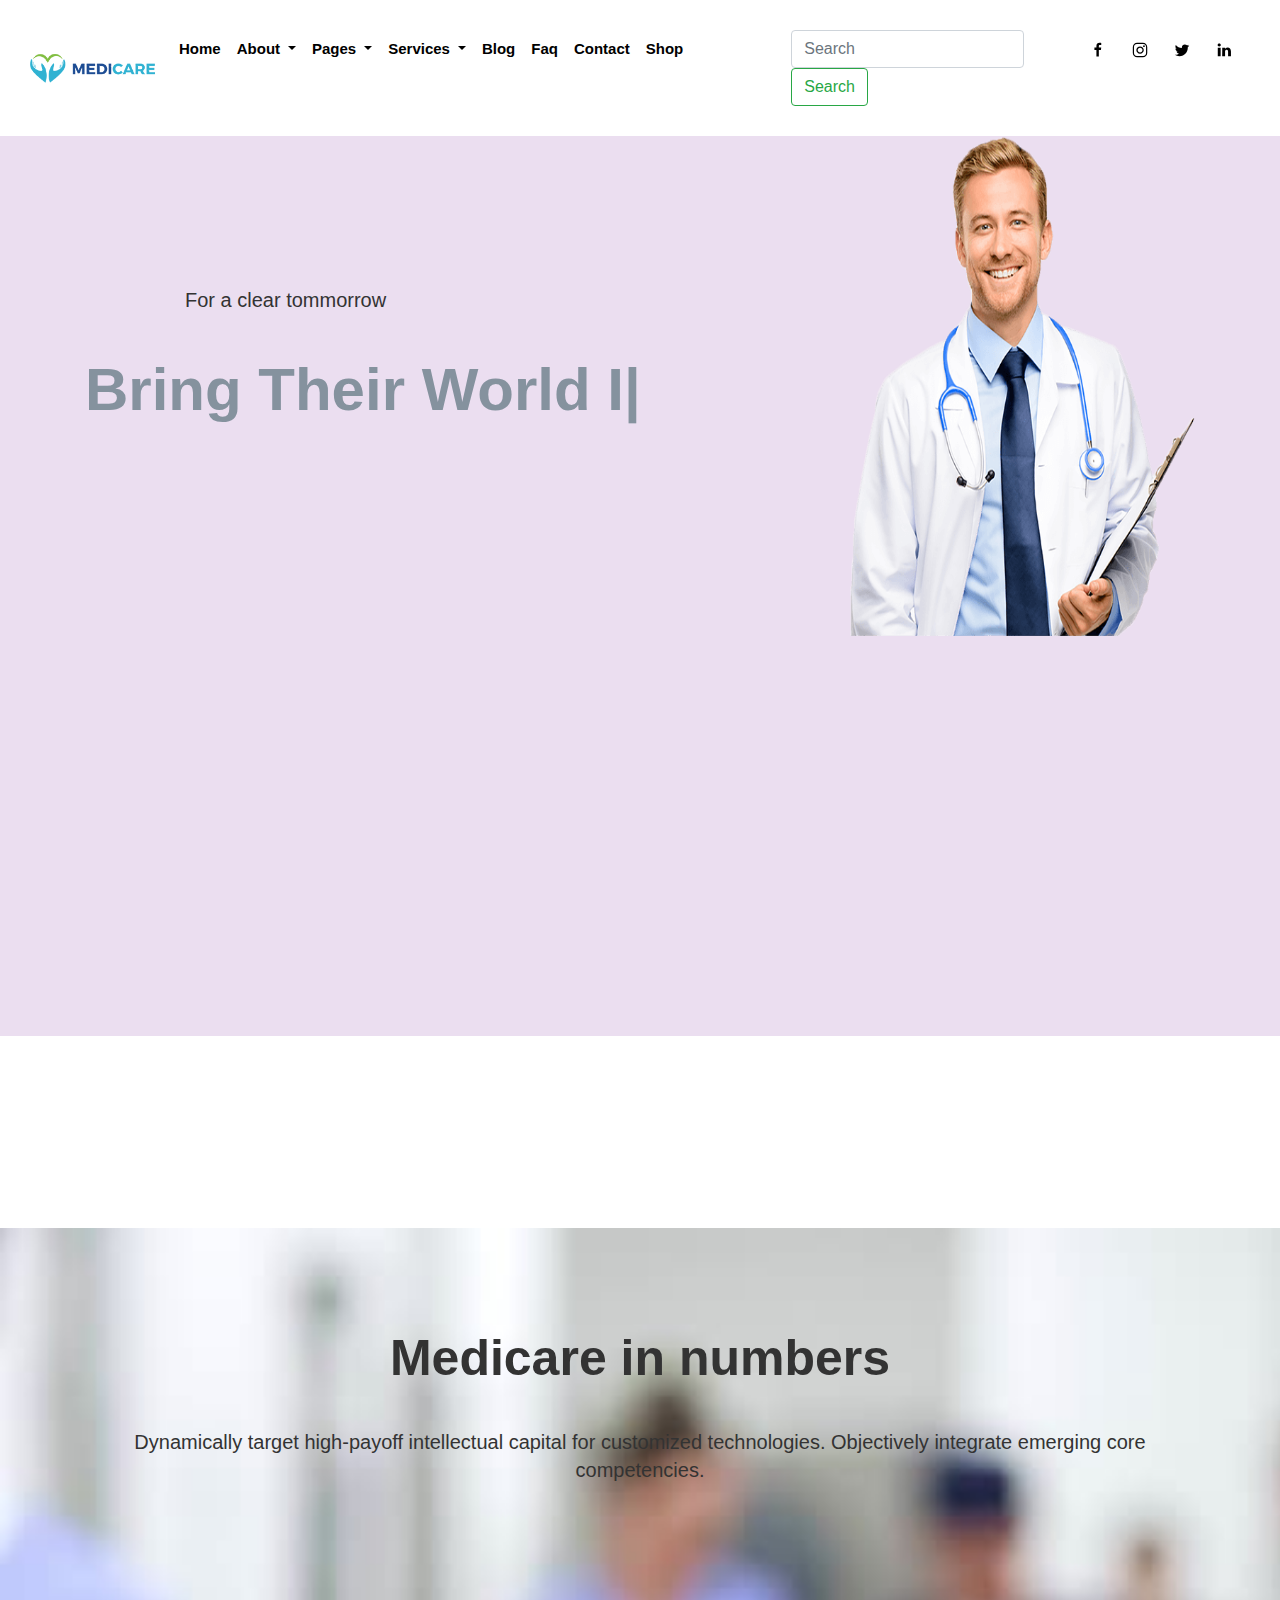
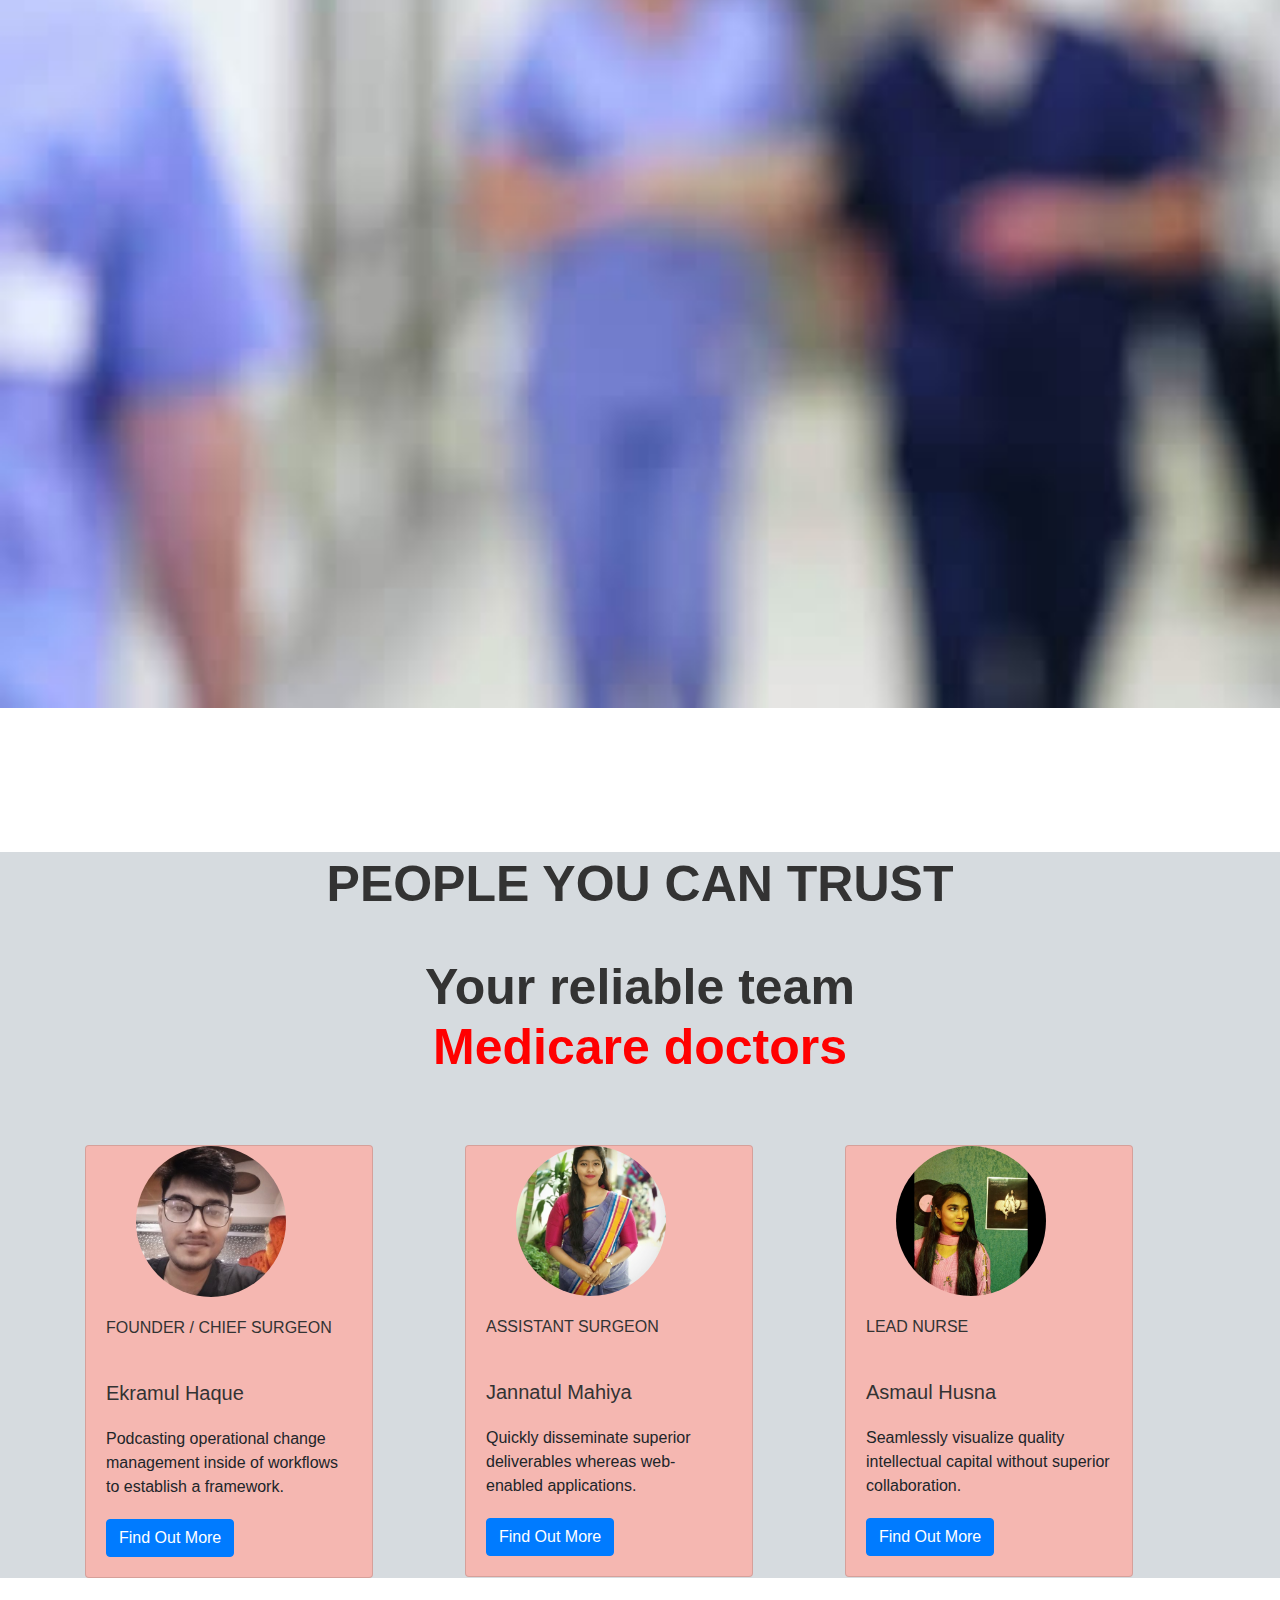
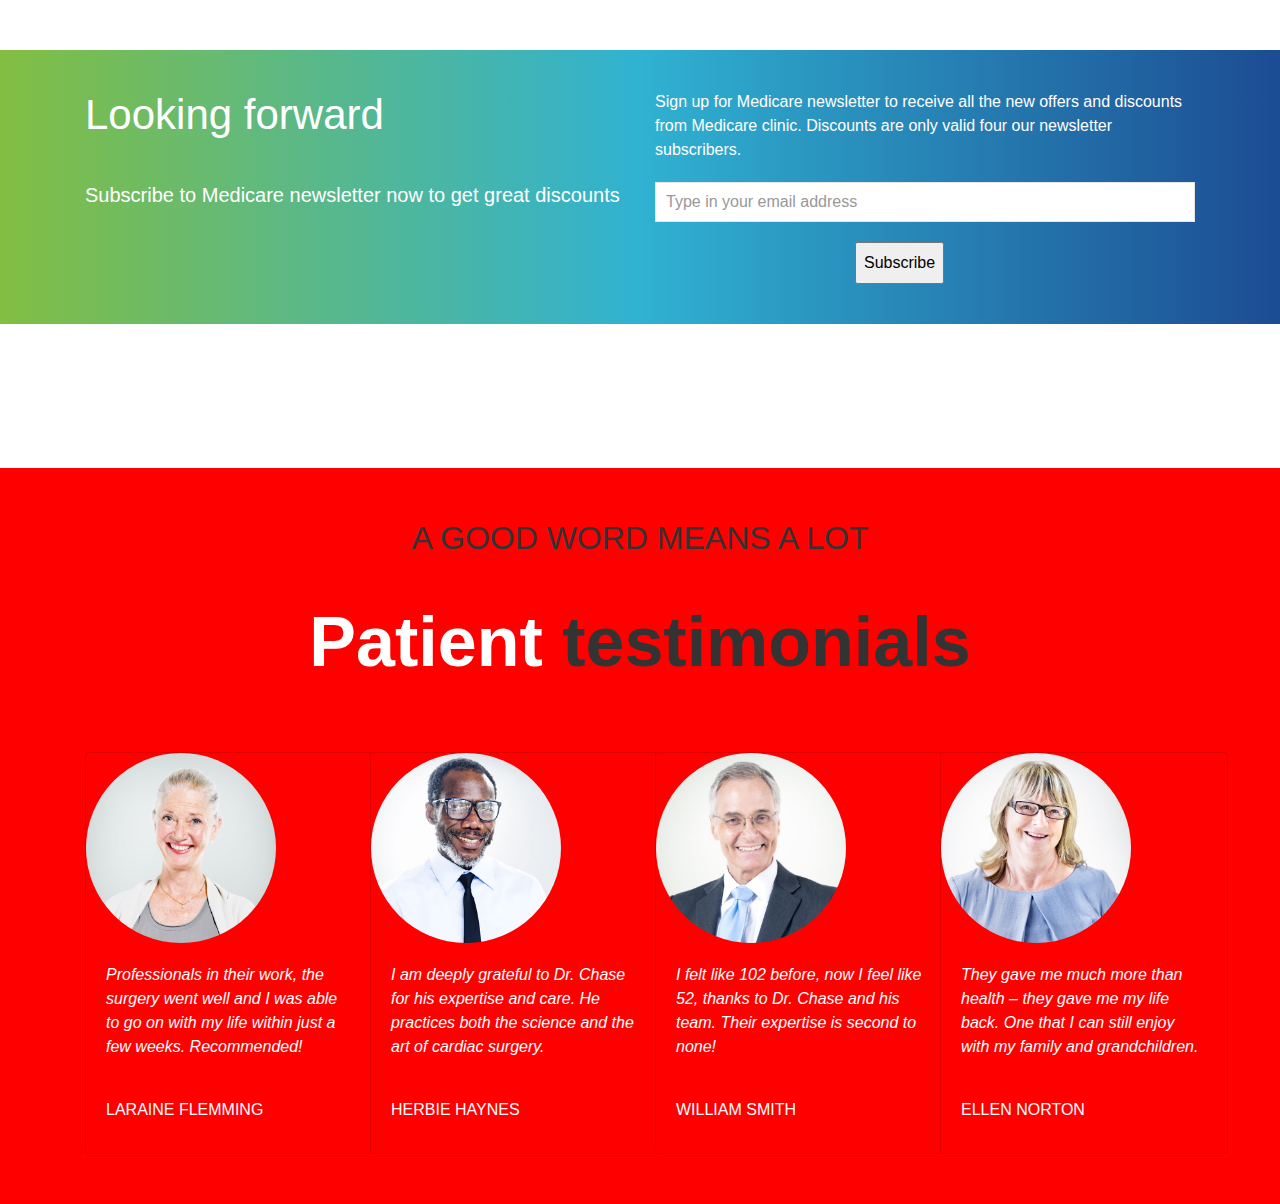
<file: index.html>
<!DOCTYPE html>
<html>
<head>
	<title>Medicare</title>
	
	

	<!--bootstrap css link-->
	<link rel="stylesheet" href="https://stackpath.bootstrapcdn.com/bootstrap/4.4.1/css/bootstrap.min.css" integrity="sha384-Vkoo8x4CGsO3+Hhxv8T/Q5PaXtkKtu6ug5TOeNV6gBiFeWPGFN9MuhOf23Q9Ifjh" crossorigin="anonymous">

	

	
<link rel="stylesheet" type="text/css" href="uikit.min.css">
<link rel="stylesheet" type="text/css" href="animate.css">
<link rel="stylesheet" type="text/css" href="style.css">
	

</head>
<body>
<!--header part-->
<header class="header">
	<!--menubar-->
	<nav class="navbar navbar-expand">
  <button class="navbar-toggler" type="button" data-toggle="collapse" data-target="#navbarSupportedContent" aria-controls="navbarSupportedContent" aria-expanded="false" aria-label="Toggle navigation">
    <span class="navbar-toggler-icon"></span>
  </button>

  <a class="navbar-brand" href="#">
  	<img src="Medicarelogo.png" class="logo">
  </a>

  <div class="collapse navbar-collapse" id="navbarSupportedContent">
    <ul class="navbar-nav mr-auto">
      
      <li class="nav-item">
        <a class="nav-link" href="index.html">Home</a>
      </li>

<li class="nav-item dropdown">
        <a class="nav-link dropdown-toggle" href="#" id="navbarDropdown" role="button" data-toggle="dropdown" aria-haspopup="true" aria-expanded="false">
          About
        </a>
        <div class="dropdown-menu" aria-labelledby="navbarDropdown">
          <a class="dropdown-item" href="generalinfo.html">General Information</a>
          <a class="dropdown-item" href="#">Doctor's Profile</a>
          <a class="dropdown-item" href="work.html">Working Hours</a>
          <a class="dropdown-item" href="appointment.html">Appointments</a>
          
      </li>

      <li class="nav-item dropdown">
        <a class="nav-link dropdown-toggle" href="#" id="navbarDropdown" role="button" data-toggle="dropdown" aria-haspopup="true" aria-expanded="false">
          Pages
        </a>
        <div class="dropdown-menu" aria-labelledby="navbarDropdown">
          <a class="dropdown-item" href="#">Special Offers</a>
          <a class="dropdown-item" href="#">Testimonial</a>     
      </li>
      <li class="nav-item dropdown">
        <a class="nav-link dropdown-toggle" href="#" id="navbarDropdown" role="button" data-toggle="dropdown" aria-haspopup="true" aria-expanded="false">
          Services
        </a>
        <div class="dropdown-menu" aria-labelledby="navbarDropdown">
          <a class="dropdown-item" href="#">Medical Portfolio</a>
          <a class="dropdown-item" href="blooddonate.html">Blood Donation</a>
          <a class="dropdown-item" href="ambulance.html">Ambulance</a>
          
          
      </li>
      <li class="nav-item">
        <a class="nav-link" href="blog.html">Blog</a>
      </li>
      <li class="nav-item">
        <a class="nav-link" href="#faq">Faq</a>
      </li>
      <li class="nav-item">
        <a class="nav-link" href="contact.html">Contact</a>
      </li>
      <li class="nav-item">
        <a class="nav-link" href="#shop">Shop</a>
      </li>
      <form class="form-inline my-2 my-lg-0 col2">
      <input class="form-control mr-sm-2" type="search" placeholder="Search" aria-label="Search">
      <button class="btn btn-outline-success my-2 my-sm-0" type="submit">Search</button>
    </form>
    <li class="">
        <a class="nav-link" href="#faq" ><span class="uk-margin-small-right" uk-icon="facebook"></span></a>
      </li>
      <li class="">
        <a class="nav-link" href="#faq" ><span class="uk-margin-small-right" uk-icon="instagram"></span></a>
      </li>
      <li class="">
        <a class="nav-link" href="#faq" ><span class="uk-margin-small-right" uk-icon="twitter"></span></a>
      </li>
      <li class="">
        <a class="nav-link" href="#faq" ><span class="uk-margin-small-right" uk-icon="linkedin"></span></a>
      </li>
      
    </ul>
    
  </div>
</nav>

<section class="banner">
	<div class="container">
  <div class="row">
    <div class="col-7">
     <h3 class="heading1 wow bounceInUp">
     	For a clear tommorrow
     </h3>

     <h1 class="heading2"><span class="mutasha"></span></h1>
    </div>
    <div class="col-5">
      <img src="doctor-img2.png" class="bannerimage">
    </div>
    
  </div>
</div>
</section>
</header>
<br>
	<br>
	<br>
	<br>
	<br>
	<br>
<main>
	<br>
	<br>
	<section class="m1">
		<h1 class="text-center min">Medicare in numbers</h1>
		<h6 class="text-center min1">Dynamically target high-payoff intellectual capital for customized technologies. Objectively integrate emerging core competencies.</h6>
	
	
		<div class="container">
  <div class="row">
    <div class="col-3 wow fadeIn">
      <div class="uk-card uk-card-default uk-card-body uk-width-1-1@m as">
    <img src="heart.png" class="alarm">
     <h3 class="uk-card-title as1">HEALING <br>SUCCESS</h3>
    <p>Progressively maintain extensive infomediaries via extensible niches.</p>
</div>
    </div>
    <div class="col-3 wow fadeIn">
      <div class="uk-card uk-card-default uk-card-body uk-width-1-1@m as">
    <img src="knife.png" class="alarm">
    <h3 class="uk-card-title">OPERATIONAL SUCCESS</h3>
    <p>Efficiently enable enabled sources and cost effective products.</p>
</div>
    </div>
    <div class="col-3 wow fadeIn">
      <div class="uk-card uk-card-default uk-card-body uk-width-1-1@m as">
    <img src="protection.png" class="alarm">
    <h3 class="uk-card-title">DEDICATION FOR PATIENT</h3>
    <p>Progressively maintain extensive infomediaries via extensible niches.</p>
</div>
    </div>
    <div class="col-3 wow fadeIn">
      <div class="uk-card uk-card-default uk-card-body uk-width-1-1@m as">
    <img src="two-businessmen.png" class="alarm">
    <h3 class="uk-card-title">CARE EXPRESSED</h3>
    <p>Efficiently enable enabled sources and cost effective products.</p>
</div>
    </div>
  </div>
</div>
	</section>
<br>
<br>
<br>
<br>
<br>
<br>
	<section class="n4">
		<h2 class="text-center n2">PEOPLE YOU CAN TRUST</h2>
		<h1 class="text-center n2">Your reliable team<br>
<b class="n1">Medicare doctors</b></h1>
<br>
<br>
<div class="container">
  <div class="row">
    <div class="col-4">
      <div class="card a7" style="width: 18rem;">
  <img class="card-img-top as1" src="ekram.jpg" alt="Card image cap">
  <div class="card-body">
  	<h5 class="card-title">FOUNDER / CHIEF SURGEON</h5>
  	<h4 class="">Ekramul Haque</h4>
    
    <p class="card-text">Podcasting operational change management inside of workflows to establish a framework.</p>
    <a href="#" class="btn btn-primary">Find Out More</a>
  </div>
</div>
    </div>
    <div class="col-4">
      <div class="card a7" style="width: 18rem;">
  <img class="card-img-top as1" src="jannatul.jpg" alt="Card image cap">
  <div class="card-body">
  	<h5 class="card-title">ASSISTANT SURGEON</h5>
  	<h4>Jannatul Mahiya</h4>
    
    <p class="card-text">Quickly disseminate superior deliverables whereas web-enabled applications. </p>
    <a href="#" class="btn btn-primary">Find Out More</a>
  </div>
</div>
    </div>
    <div class="col-4">
      <div class="card a7" style="width: 18rem;">
  <img class="card-img-top as1" src="asmaul.jpg" alt="Card image cap">
  <div class="card-body">

    <h5 class="card-title">LEAD NURSE</h5>
    <h4>Asmaul Husna</h4>
    <p class="card-text">Seamlessly visualize quality intellectual capital without superior collaboration.

</p>
    <a href="#" class="btn btn-primary">Find Out More</a>
  </div>
</div>
    </div>
  </div>
</div>

	</section>
	<br>
	<br><br>
	<section class="look">
		<div class="container">
  <div class="row">
    <div class="col-6">
      <h1 class="text-white">Looking forward</h1>
      <h4 class="text-white">Subscribe to Medicare newsletter now to get great discounts</h4>
    </div>
    <div class="col-6">
      <p class="text-white">Sign up for Medicare newsletter to receive all the new offers and discounts from Medicare clinic. Discounts are only valid four our newsletter subscribers.</p>

<form>
    <fieldset class="uk-fieldset">

  

        <div class="uk-margin">
            <input class="uk-input" type="text" placeholder="Type in your email address">

        </div>

            <input type="submit" value="Subscribe" class="bb1" placeholder="Input">
            
       
        

        

    </fieldset>
</form>

    </div>
    
  </div>
</div>


	</section>
</main>
<br>
<br>
<br>
<br>
<br>
<br>
<footer>

	<section class="testimonial">
		<h2 class="text-center">A GOOD WORD MEANS A LOT</h2>
		<h1 class="text-center s1"><b class="text-white">Patient</b> testimonials</h1>
		<br>
		<br>
		<div class="container">
  <div class="row">
    <div class="col-3">
      <div class="card cc2" style="width: 18rem;">
  <img class="card-img-top img1" src="img-testimonial-01.jpg" alt="Card image cap">
  <div class="card-body">
    
    <p class="card-text text-white"><i>Professionals in their work, the surgery went well and I was able to go on with my life within just a few weeks. Recommended!</i></p>
    <h5 class="card-title text-white">LARAINE FLEMMING</h5>
  </div>
</div>
    </div>
    <div class="col-3">
      <div class="card cc2" style="width: 18rem;">
  <img class="card-img-top img1" src="img-testimonial-02.jpg" alt="Card image cap">
  <div class="card-body">
    
    <p class="card-text text-white"><i>I am deeply grateful to Dr. Chase for his expertise and care. He practices both the science and the art of cardiac surgery.</i></p>
   <h5 class="card-title text-white">HERBIE HAYNES</h5>
  </div>
</div>
    </div>
    <div class="col-3">
      <div class="card cc2" style="width: 18rem;">
  <img class="card-img-top img1" src="img-testimonial-03.jpg" alt="Card image cap">
  <div class="card-body">
   
    <p class="card-text text-white"><i>I felt like 102 before, now I feel like 52, thanks to Dr. Chase and his team. Their expertise is second to none!</i></p>
    <h5 class="card-title text-white">WILLIAM SMITH</h5>
  </div>
</div>
    </div>
    <div class="col-3">
      <div class="card cc2" style="width: 18rem;">
  <img class="card-img-top img1" src="img-testimonial-04.jpg" alt="Card image cap">
  <div class="card-body">
    
    <p class="card-text text-white"><i>They gave me much more than health – they gave me my life back. One that I can still enjoy with my family and grandchildren.</i></p>
    <h5 class="card-title text-white">ELLEN NORTON</h5>
  </div>
</div>
    </div>
  </div>
</div>
	</section>
</footer>


<!--jquery link-->
<script src="jquery-3.6.0.min.js"></script>
<!--wow-->
<script src="wow.min.js"></script>
<script>
 new WOW().init();
 </script>
<!--uikit-->
<script src="uikit.min.js"></script>
<script src="uikit-icons.min.js"></script>
<script src="typed.min.js"></script>
<script type="text/javascript">
	var typed = new Typed('.mutasha', {
  strings: ["Bring Their World Into Focuses"],
  loop:true,
  typeSpeed: 30,
  backSpeed:20
});
</script>

<script src="script.js"></script>

<!--bootstrap js link-->
<script src="https://code.jquery.com/jquery-3.4.1.slim.min.js" integrity="sha384-J6qa4849blE2+poT4WnyKhv5vZF5SrPo0iEjwBvKU7imGFAV0wwj1yYfoRSJoZ+n" crossorigin="anonymous"></script>
<script src="https://cdn.jsdelivr.net/npm/popper.js@1.16.0/dist/umd/popper.min.js" integrity="sha384-Q6E9RHvbIyZFJoft+2mJbHaEWldlvI9IOYy5n3zV9zzTtmI3UksdQRVvoxMfooAo" crossorigin="anonymous"></script>
<script src="https://stackpath.bootstrapcdn.com/bootstrap/4.4.1/js/bootstrap.min.js" integrity="sha384-wfSDF2E50Y2D1uUdj0O3uMBJnjuUD4Ih7YwaYd1iqfktj0Uod8GCExl3Og8ifwB6" crossorigin="anonymous"></script>

</body>
</html>
</file>
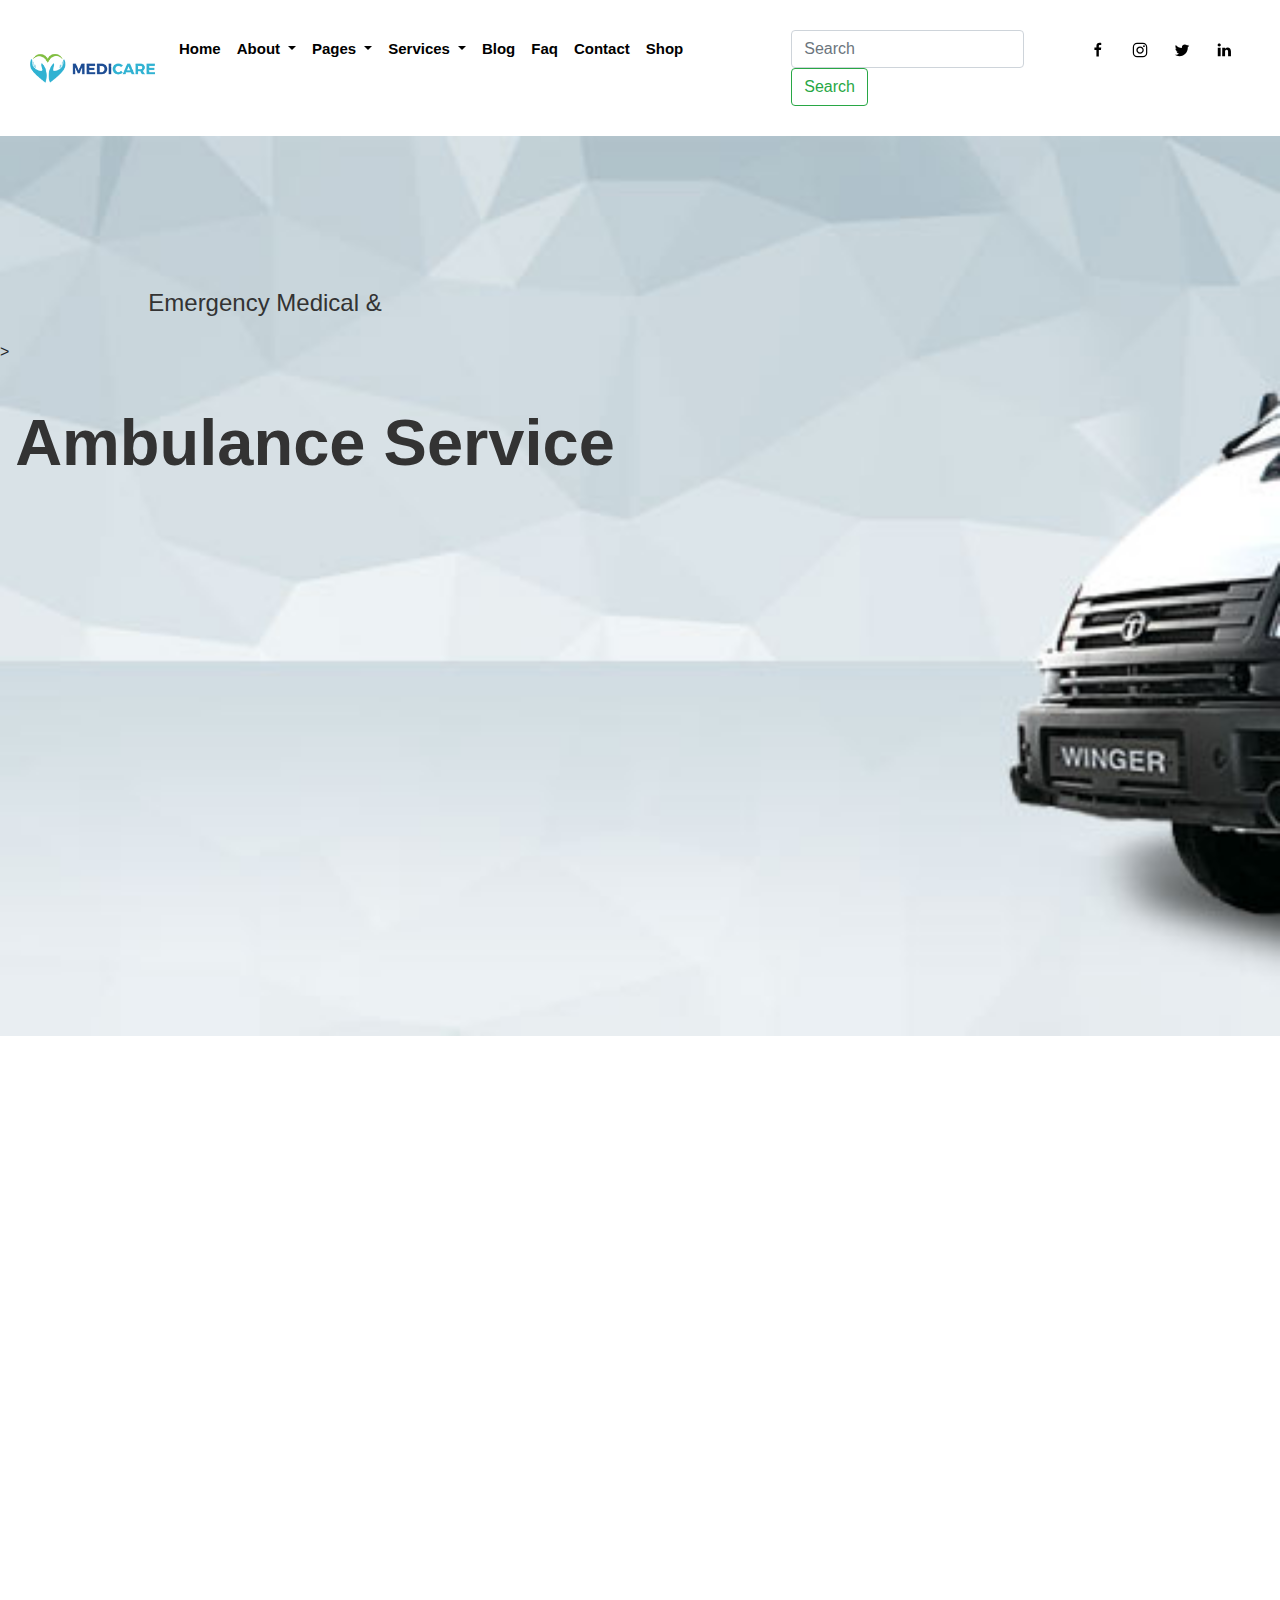
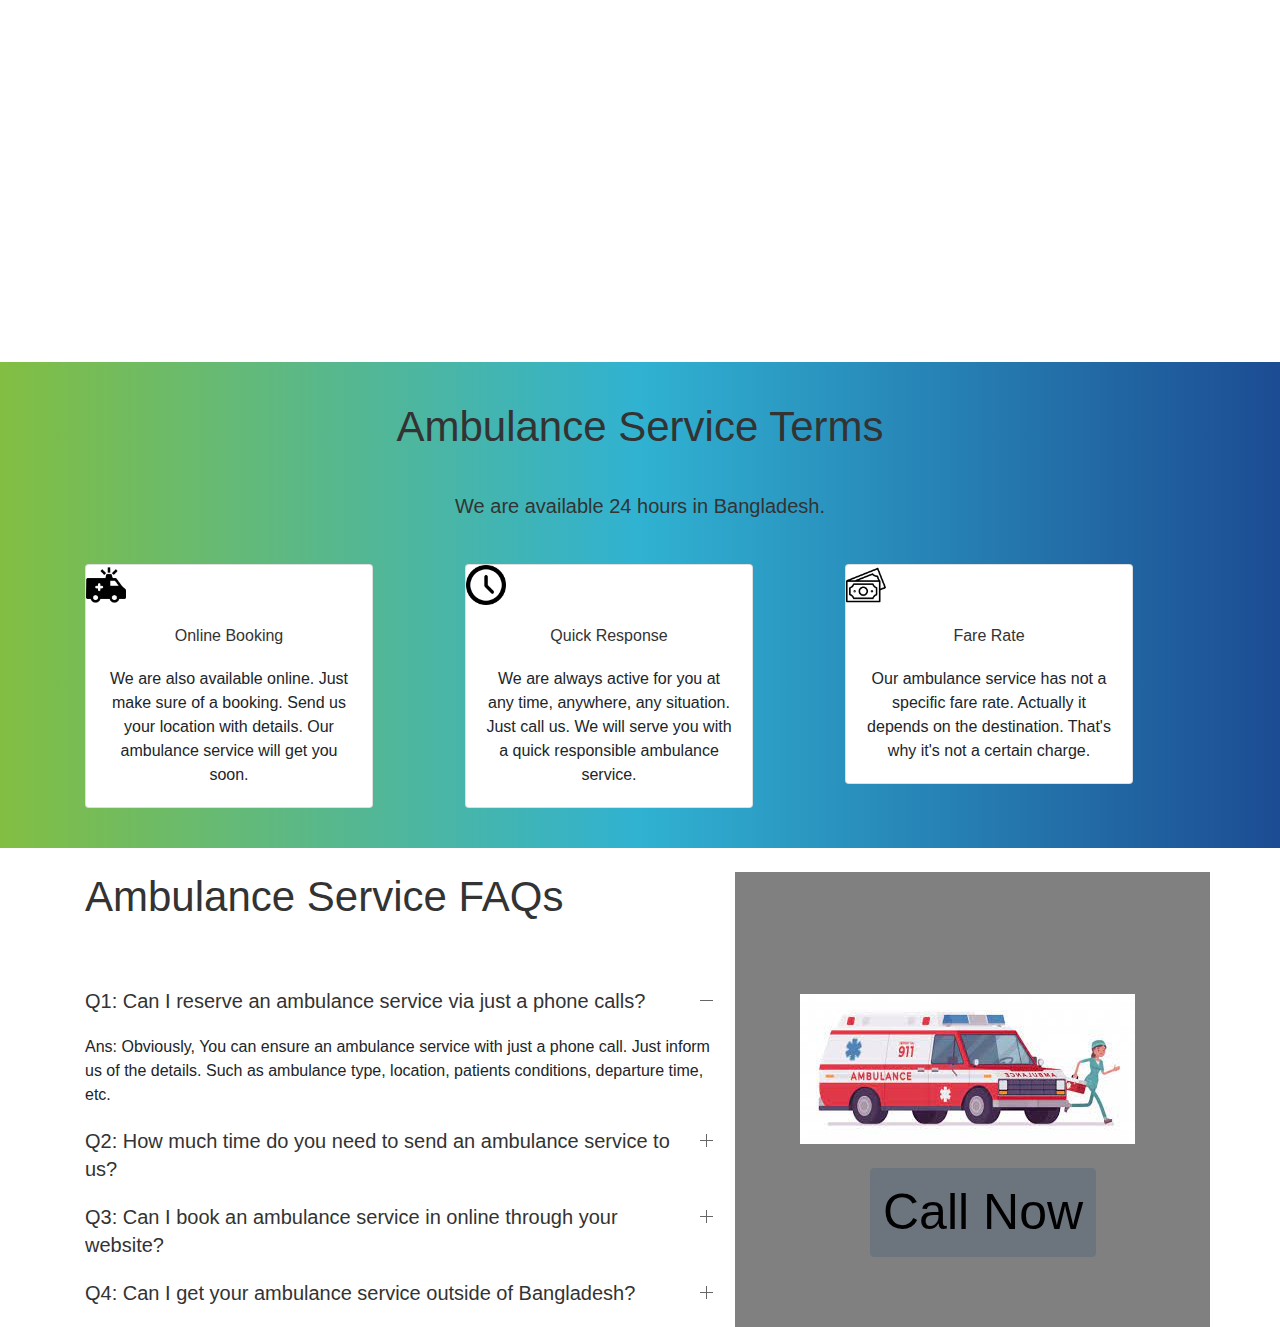
<file: ambulance.html>
<!DOCTYPE html>
<html>
<head>
	<title>Medicare</title>
	
	

	<!--bootstrap css link-->
	<link rel="stylesheet" href="https://stackpath.bootstrapcdn.com/bootstrap/4.4.1/css/bootstrap.min.css" integrity="sha384-Vkoo8x4CGsO3+Hhxv8T/Q5PaXtkKtu6ug5TOeNV6gBiFeWPGFN9MuhOf23Q9Ifjh" crossorigin="anonymous">

	
<link rel="stylesheet" type="text/css" href="uikit.min.css">
<link rel="stylesheet" type="text/css" href="animate.css">
<link rel="stylesheet" type="text/css" href="style.css">
	

</head>
<body>
<!--header part-->
<header>
	<!--menubar-->
	<nav class="navbar navbar-expand">
  <button class="navbar-toggler" type="button" data-toggle="collapse" data-target="#navbarSupportedContent" aria-controls="navbarSupportedContent" aria-expanded="false" aria-label="Toggle navigation">
    <span class="navbar-toggler-icon"></span>
  </button>

  <a class="navbar-brand" href="#">
  	<img src="Medicarelogo.png" class="logo">
  </a>

  <div class="collapse navbar-collapse" id="navbarSupportedContent">
    <ul class="navbar-nav mr-auto">
      
      <li class="nav-item">
        <a class="nav-link" href="index.html">Home</a>
      </li>

<li class="nav-item dropdown">
        <a class="nav-link dropdown-toggle" href="#" id="navbarDropdown" role="button" data-toggle="dropdown" aria-haspopup="true" aria-expanded="false">
          About
        </a>
        <div class="dropdown-menu" aria-labelledby="navbarDropdown">
          <a class="dropdown-item" href="generalinfo.html">General Information</a>
          <a class="dropdown-item" href="#">Doctor's Profile</a>
          <a class="dropdown-item" href="work.html">Working Hours</a>
          <a class="dropdown-item" href="#">Appointments</a>
          
      </li>

      <li class="nav-item dropdown">
        <a class="nav-link dropdown-toggle" href="#" id="navbarDropdown" role="button" data-toggle="dropdown" aria-haspopup="true" aria-expanded="false">
          Pages
        </a>

        <div class="dropdown-menu" aria-labelledby="navbarDropdown">
          <a class="dropdown-item" href="#">Special Offers</a>
          <a class="dropdown-item" href="#">Testimonial</a>     
      </li>
      <li class="nav-item dropdown">
        <a class="nav-link dropdown-toggle" href="#" id="navbarDropdown" role="button" data-toggle="dropdown" aria-haspopup="true" aria-expanded="false">
          Services
        </a>
        <div class="dropdown-menu" aria-labelledby="navbarDropdown">
          <a class="dropdown-item" href="#">Medical Portfolio</a>
          <a class="dropdown-item" href="blooddonate.html">Blood Donation</a>
          <a class="dropdown-item" href="ambulance.html">Ambulance</a>
          
          
      </li>
      <li class="nav-item">
        <a class="nav-link" href="#blogs">Blog</a>
      </li>
      <li class="nav-item">
        <a class="nav-link" href="#faq">Faq</a>
      </li>
      <li class="nav-item">
        <a class="nav-link" href="#contact">Contact</a>
      </li>
      <li class="nav-item">
        <a class="nav-link" href="#shop">Shop</a>
      </li>
      <form class="form-inline my-2 my-lg-0 col2">
      <input class="form-control mr-sm-2" type="search" placeholder="Search" aria-label="Search">
      <button class="btn btn-outline-success my-2 my-sm-0" type="submit">Search</button>
    </form>
    <li class="">
        <a class="nav-link" href="#faq" ><span class="uk-margin-small-right" uk-icon="facebook"></span></a>
      </li>
      <li class="">
        <a class="nav-link" href="#faq" ><span class="uk-margin-small-right" uk-icon="instagram"></span></a>
      </li>
      <li class="">
        <a class="nav-link" href="#faq" ><span class="uk-margin-small-right" uk-icon="twitter"></span></a>
      </li>
      <li class="">
        <a class="nav-link" href="#faq" ><span class="uk-margin-small-right" uk-icon="linkedin"></span></a>
      </li>
      
    </ul>
    
  </div>
</nav>

<section class="headerambulance">
  <h3 class="text-center ambulanceheading">Emergency Medical & </h3>>
  <h1 class="text-center ambulanceheading1">Ambulance Service</h1>
</section>

</header>

<main>
	<div class="container">
  <div class="row">
    <div class="col-4">
      <div class="card a1 wow rotateIn" style="width: 18rem;">
  <div class="card-body">
    <h2 class="text-center text-white">AC & Non AC Ambulance</h2>
    
    <p class="card-text text-white">Our Ambulance services provide AC Ambulance so that patient can go at any time,any moment,or in any situation.</p>
    
  </div>
</div>
    </div>
    <div class="col-4">
      <div class="card a2 wow rotateIn" style="width: 18rem;">
  <img class="card-img-top" src="ambulance.jpg" alt="Card image cap">
  
</div>
    </div>
    <div class="col-4">
      <div class="card a1 wow rotateIn" style="width: 18rem;">
  <div class="card-body">
    <h2 class="text-center text-white">Freezing Ambulance </h2>
    
    <p class="card-text text-white">Our freezing Ambulance service particularly dead body carrier ambulance that sustained a dead body intact for a long time</p>
    
  </div>
</div>
    </div>
  </div>
</div>
<br>

<div class="container">
  <div class="row">
    <div class="col-4">
      <div class="card wow rotateIn" style="width: 18rem;">
  <img class="card-img-top" src="freezing-ambulance.jpg" alt="Card image cap">
  
</div>
    </div>
    <div class="col-4">
      <div class="card a1 wow rotateIn" style="width: 18rem;">
  <div class="card-body">
    <h2 class="text-white">ICU,CCU,PCU Ambulance </h2>
  
    <p class="card-text text-white">ICU ambulance or life support ambulance are for critical patients who actually need an emergency ambulance in day or night</p>
    
  </div>
</div>
    </div>
    <div class="col-4">
      <div class="card wow rotateIn" style="width: 18rem;">
  <img class="card-img-top" src="icu-ambulance.jpg" alt="Card image cap">
  
</div>
    </div>
  </div>
</div>
<br>
<br>
<br>
<br>
<br>
<br>
<section class="cc3">
<h1 class="text-center">
  Ambulance Service Terms
</h1>
<h4 class="text-center">We are available 24 hours in Bangladesh.</h4>
<br>
<div class="container">
  <div class="row">
    <div class="col-4">
      <div class="card" style="width: 18rem;">
  <img class="card-img-top a3" src="ambulanceicon.png" alt="Card image cap">
  <div class="card-body">
    <h5 class="card-title text-center">Online Booking</h5>
    <p class="card-text text-center">We are also available online. Just make sure of a booking. Send us your location with details. Our ambulance service will get you soon.</p>
    
  </div>
</div>
    </div>
    <div class="col-4">
      <div class="card" style="width: 18rem;">
  <img class="card-img-top a3" src="timeicon.png" alt="Card image cap">
  <div class="card-body">
    <h5 class="card-title text-center">Quick Response</h5>
    <p class="card-text text-center">We are always active for you at any time, anywhere, any situation. Just call us. We will serve you with a quick responsible ambulance service.</p>
    
  </div>
</div>
    </div>
    <div class="col-4">
      <div class="card" style="width: 18rem;">
  <img class="card-img-top a3" src="fare-rate.png" alt="Card image cap">
  <div class="card-body">
    <h5 class="card-title text-center">Fare Rate</h5>
    <p class="card-text text-center">Our ambulance service has not a specific fare rate. Actually it depends on the destination. That's why it's not a certain charge.</p>
    
  </div>
</div>
    </div>
  </div>
</div>
</section>
</main>
<br>

<footer>
	<div class="container">
  <div class="row">
    <div class="col-7">
      <h1>Ambulance Service FAQs</h1>
      <br>
      <ul uk-accordion>
    <li class="uk-open">
        <a class="uk-accordion-title" href="#">Q1: Can I reserve an ambulance service via just a phone calls?</a>
        <div class="uk-accordion-content">
            <p>Ans: Obviously, You can ensure an ambulance service with just a phone call. Just inform us of the details. Such as ambulance type, location, patients conditions, departure time, etc.</p>
        </div>
    </li>
    <li>
        <a class="uk-accordion-title" href="#">Q2: How much time do you need to send an ambulance service to us?</a>
        <div class="uk-accordion-content">
            <p>Ans: Actually It depends on traffic situations in Dhaka city. But we always try to send an ambulance with just a few times like 10-15 min. Outside of Dhaka we server our ambulance service with a few times.</p>
        </div>
    </li>
    <li>
        <a class="uk-accordion-title" href="#">Q3: Can I book an ambulance service in online through your website?</a>
        <div class="uk-accordion-content">
            <p>Ans: Click on the book now on our websites. Here you have to add some details of you and your patient's condition. After submit we will contact with you via this number [ 01757532012 ].</p>
        </div>
    </li>
    <li>
        <a class="uk-accordion-title" href="#">Q4: Can I get your ambulance service outside of Bangladesh?</a>
        <div class="uk-accordion-content">
            <p>Ans: For your kind information, It's not possible to provide our ambulance service outside of Bangladesh. But We can provide our ambulance service in Bangladesh to India by air ambulance. You can check our air ambulance service terms & conditions.</p>
        </div>
    </li>
</ul>
    </div>
    <div class="col-5 callambulance">
      <br>
      <br>
      <br>
      <img src="download.jpg" class="ambulancecall">
      <br>
      <br>
      <button type="button" class="btn btn-secondary call1">Call Now</button>
    </div>
    
  </div>
</div>
</footer>


<!--jquery link-->
<script src="jquery-3.6.0.min.js"></script>
<!--wow-->
<script src="wow.min.js"></script>
<script>
 new WOW().init();
 </script>
<!--uikit-->
<script src="uikit.min.js"></script>
<script src="uikit-icons.min.js"></script>

<script src="script.js"></script>

<!--bootstrap js link-->
<script src="https://code.jquery.com/jquery-3.4.1.slim.min.js" integrity="sha384-J6qa4849blE2+poT4WnyKhv5vZF5SrPo0iEjwBvKU7imGFAV0wwj1yYfoRSJoZ+n" crossorigin="anonymous"></script>
<script src="https://cdn.jsdelivr.net/npm/popper.js@1.16.0/dist/umd/popper.min.js" integrity="sha384-Q6E9RHvbIyZFJoft+2mJbHaEWldlvI9IOYy5n3zV9zzTtmI3UksdQRVvoxMfooAo" crossorigin="anonymous"></script>
<script src="https://stackpath.bootstrapcdn.com/bootstrap/4.4.1/js/bootstrap.min.js" integrity="sha384-wfSDF2E50Y2D1uUdj0O3uMBJnjuUD4Ih7YwaYd1iqfktj0Uod8GCExl3Og8ifwB6" crossorigin="anonymous"></script>

</body>
</html>
</file>
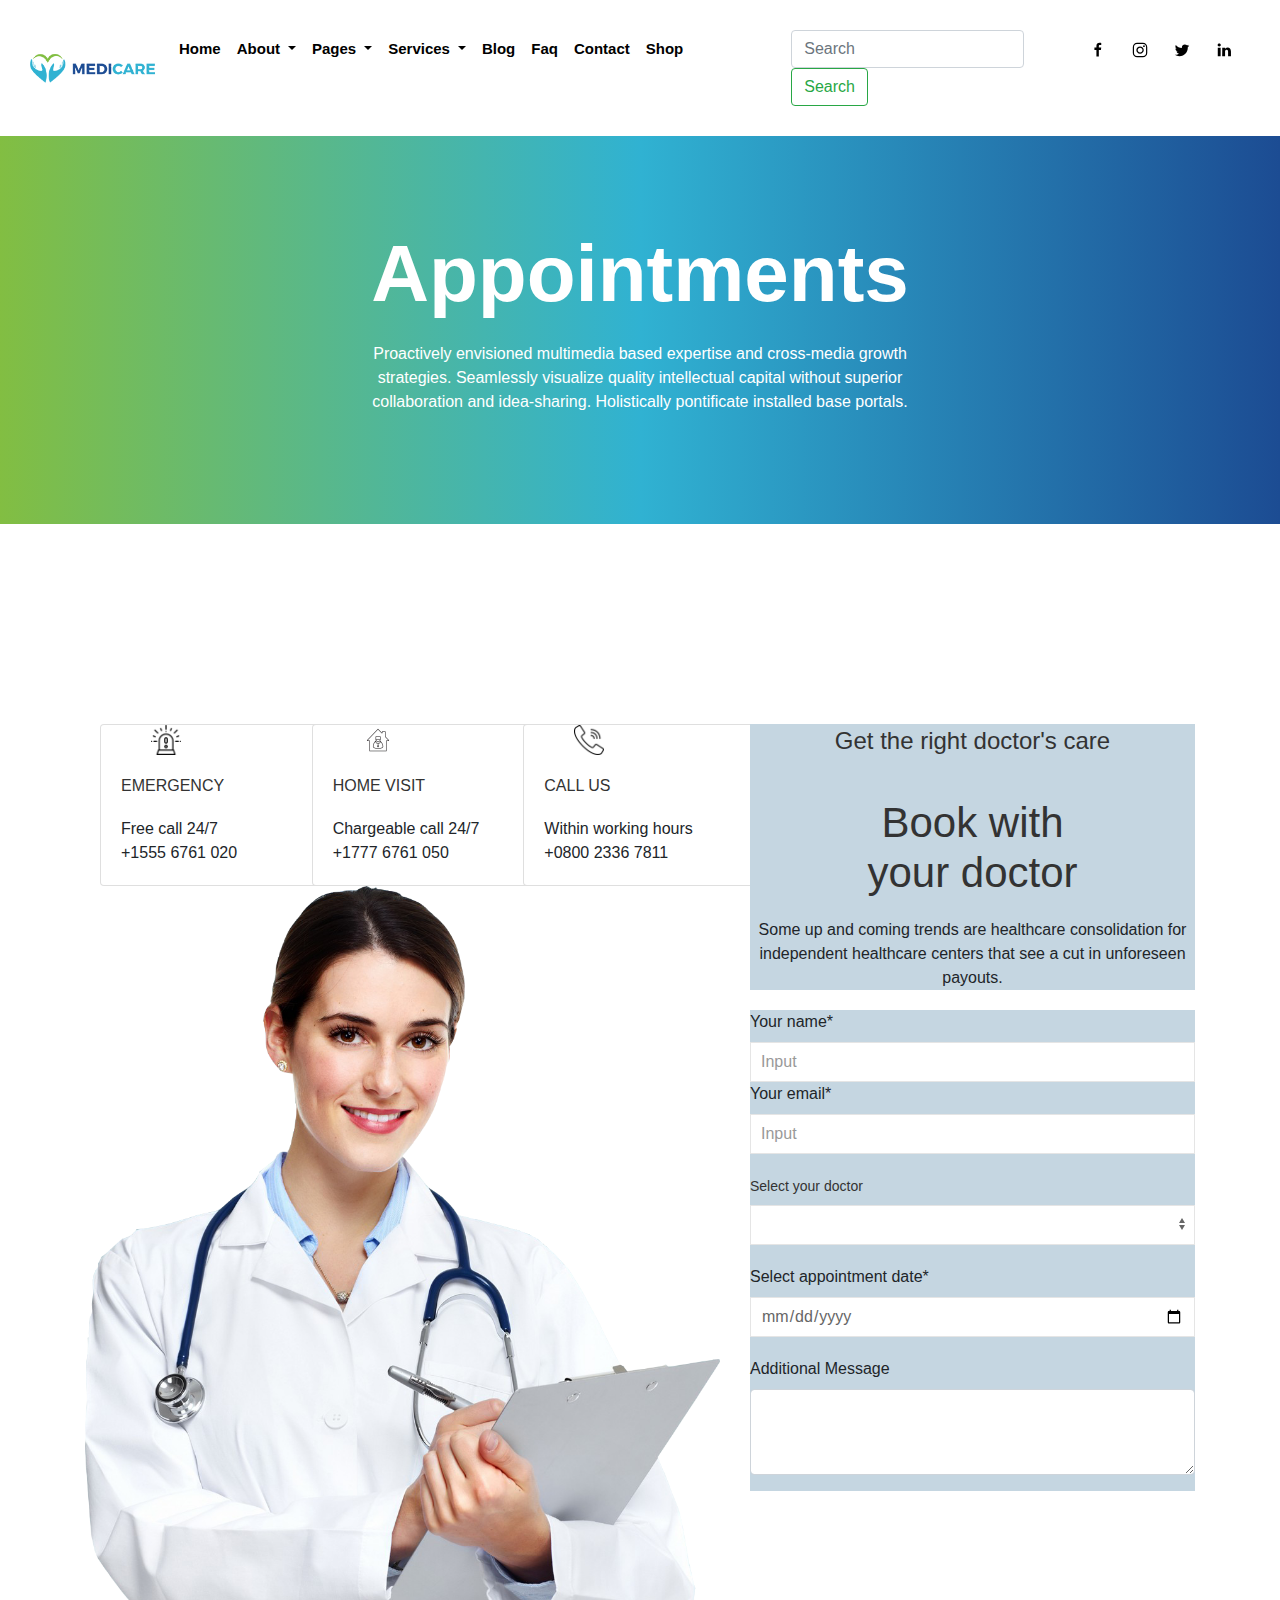
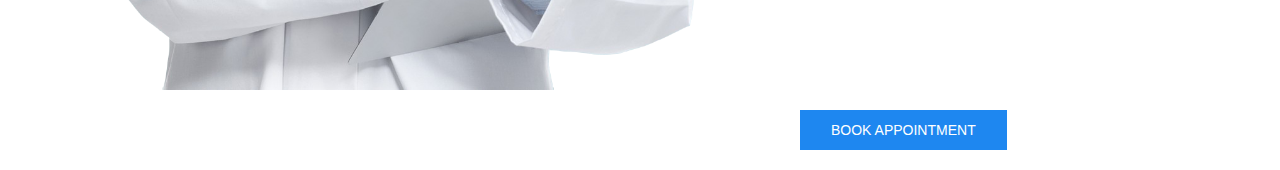
<file: appointment.html>
<!DOCTYPE html>
<html>
<head>
	<title>Medicare</title>
	
	

	<!--bootstrap css link-->
	<link rel="stylesheet" href="https://stackpath.bootstrapcdn.com/bootstrap/4.4.1/css/bootstrap.min.css" integrity="sha384-Vkoo8x4CGsO3+Hhxv8T/Q5PaXtkKtu6ug5TOeNV6gBiFeWPGFN9MuhOf23Q9Ifjh" crossorigin="anonymous">

	

	
<link rel="stylesheet" type="text/css" href="uikit.min.css">
<link rel="stylesheet" type="text/css" href="animate.css">
<link rel="stylesheet" type="text/css" href="style.css">
	

</head>
<body>
<!--header part-->
<header class="header">
	<!--menubar-->
	<nav class="navbar navbar-expand">
  <button class="navbar-toggler" type="button" data-toggle="collapse" data-target="#navbarSupportedContent" aria-controls="navbarSupportedContent" aria-expanded="false" aria-label="Toggle navigation">
    <span class="navbar-toggler-icon"></span>
  </button>

  <a class="navbar-brand" href="#">
  	<img src="Medicarelogo.png" class="logo">
  </a>

  <div class="collapse navbar-collapse" id="navbarSupportedContent">
    <ul class="navbar-nav mr-auto">
      
      <li class="nav-item">
        <a class="nav-link" href="index.html">Home</a>
      </li>

<li class="nav-item dropdown">
        <a class="nav-link dropdown-toggle" href="#" id="navbarDropdown" role="button" data-toggle="dropdown" aria-haspopup="true" aria-expanded="false">
          About
        </a>
        <div class="dropdown-menu" aria-labelledby="navbarDropdown">
          <a class="dropdown-item" href="generalinfo.html">General Information</a>
          <a class="dropdown-item" href="#">Doctor's Profile</a>
          <a class="dropdown-item" href="work.html">Working Hours</a>
          <a class="dropdown-item" href="appointment.html">Appointments</a>
          
      </li>

      <li class="nav-item dropdown">
        <a class="nav-link dropdown-toggle" href="#" id="navbarDropdown" role="button" data-toggle="dropdown" aria-haspopup="true" aria-expanded="false">
          Pages
        </a>
        <div class="dropdown-menu" aria-labelledby="navbarDropdown">
          <a class="dropdown-item" href="#">Special Offers</a>
          <a class="dropdown-item" href="#">Testimonial</a>     
      </li>
      <li class="nav-item dropdown">
        <a class="nav-link dropdown-toggle" href="#" id="navbarDropdown" role="button" data-toggle="dropdown" aria-haspopup="true" aria-expanded="false">
          Services
        </a>
        <div class="dropdown-menu" aria-labelledby="navbarDropdown">
          <a class="dropdown-item" href="#">Medical Portfolio</a>
          <a class="dropdown-item" href="blooddonate.html">Blood Donation</a>
          <a class="dropdown-item" href="ambulance.html">Ambulance</a>
          
          
      </li>
      <li class="nav-item">
        <a class="nav-link" href="blog.html">Blog</a>
      </li>
      <li class="nav-item">
        <a class="nav-link" href="#faq">Faq</a>
      </li>
      <li class="nav-item">
        <a class="nav-link" href="contact.html">Contact</a>
      </li>
      <li class="nav-item">
        <a class="nav-link" href="#shop">Shop</a>
      </li>
      <form class="form-inline my-2 my-lg-0 col2">
      <input class="form-control mr-sm-2" type="search" placeholder="Search" aria-label="Search">
      <button class="btn btn-outline-success my-2 my-sm-0" type="submit">Search</button>
    </form>
    <li class="">
        <a class="nav-link" href="#faq" ><span class="uk-margin-small-right" uk-icon="facebook"></span></a>
      </li>
      <li class="">
        <a class="nav-link" href="#faq" ><span class="uk-margin-small-right" uk-icon="instagram"></span></a>
      </li>
      <li class="">
        <a class="nav-link" href="#faq" ><span class="uk-margin-small-right" uk-icon="twitter"></span></a>
      </li>
      <li class="">
        <a class="nav-link" href="#faq" ><span class="uk-margin-small-right" uk-icon="linkedin"></span></a>
      </li>
      
    </ul>
    
  </div>
</nav>


</header>

<main class="">
	<section class="appointment app2">
    <h1 class="text-center text-white appointment2">Appointments</h1>
    <p class="text-center text-white appointment1">Proactively envisioned multimedia based expertise and cross-media growth strategies. Seamlessly visualize quality intellectual capital without superior collaboration and idea-sharing. Holistically pontificate installed base portals.</p>
    
  </section>

  <section class="ap ">
    <div class="container">
  <div class="row">
    <div class="col-7">
      <div class="container">
  <div class="row">
    <div class="col-4">
      <div class="card" style="width: 18rem;">
  <img class="card-img-top alarm" src="alarm.png" alt="Card image cap">
  <div class="card-body">
    <h5 class="card-title">EMERGENCY</h5>
    <p class="card-text">Free call 24/7<br>
+1555 6761 020</p>
    
  </div>
</div>
    </div>
    <div class="col-4">
      <div class="card" style="width: 18rem;">
  <img class="card-img-top alarm" src="home-visit.jpg" alt="Card image cap">
  <div class="card-body">
    <h5 class="card-title ">HOME VISIT</h5>
    <p class="card-text ">Chargeable call 24/7<br>
+1777 6761 050</p>
   
  </div>
</div>
    </div>
    <div class="col-4">
      <div class="card" style="width: 18rem;">
  <img class="card-img-top alarm" src="call.png" alt="Card image cap">
  <div class="card-body">
    <h5 class="card-title ">CALL US</h5>
    <p class="card-text ">Within working hours<br>
+0800 2336 7811</p>
    
  </div>
</div>
 
    </div>
     <img src="doctor-writing.png">
  </div>
</div>
    </div>

    <div class="col-5">
    <section class="app2">
      <h3 class="text-center">Get the right doctor's care</h3>
      <h1 class="text-center">Book with <br>your doctor</h1>
      <p class="text-center">Some up and coming trends are healthcare consolidation for independent healthcare centers that see a cut in unforeseen payouts.</p>
    </section>
    <section class="app2">
      <form>
    <fieldset class="uk-fieldset">

       

        <div class="uk-margin">
          <label>Your name*</label>
            <input class="uk-input" type="text" placeholder="Input">
            <label>Your email*</label>
            <input class="uk-input" type="email" placeholder="Input">
            <div class="uk-margin">
        <label class="uk-form-label" for="form-stacked-select">Select your doctor</label>
        <div class="uk-form-controls">
            <select class="uk-select" id="form-stacked-select">
               <option></option>
                <option>Ekramul Haque</option>
                <option>Md.Mohaiminul Islam</option>
                <option>Selina Akter</option>
                <option>Mahmudul Haque</option>
                <option>Asmaul Husna</option>
                <option>Jannatul Mahiya Mutasha</option>
            </select>
        </div>
    </div>
    <label>Select appointment date*</label>
            <input class="uk-input" type="date" placeholder="Input">
        </div>


        <div class="form-group">
    <label for="exampleFormControlTextarea1">Additional Message</label>
    <textarea class="form-control" id="exampleFormControlTextarea1" rows="3"></textarea>
  </div>

       

    </fieldset>
</form>
    </section>
    </div>
    
  </div>
</div>
  </section>
  <p uk-margin >
    
    <button class="uk-button uk-button-primary pp">Book Appointment</button>
   
</p> 
</main>

<footer>
	
</footer>


<!--jquery link-->
<script src="jquery-3.6.0.min.js"></script>
<!--wow-->
<script src="wow.min.js"></script>
<script>
 new WOW().init();
 </script>
<!--uikit-->
<script src="uikit.min.js"></script>
<script src="uikit-icons.min.js"></script>
<script src="typed.min.js"></script>
<script type="text/javascript">
	var typed = new Typed('.mutasha', {
  strings: ["Bring Their World Into Focuses"],
  loop:true,
  typeSpeed: 30,
  backSpeed:20
});
</script>

<script src="script.js"></script>

<!--bootstrap js link-->
<script src="https://code.jquery.com/jquery-3.4.1.slim.min.js" integrity="sha384-J6qa4849blE2+poT4WnyKhv5vZF5SrPo0iEjwBvKU7imGFAV0wwj1yYfoRSJoZ+n" crossorigin="anonymous"></script>
<script src="https://cdn.jsdelivr.net/npm/popper.js@1.16.0/dist/umd/popper.min.js" integrity="sha384-Q6E9RHvbIyZFJoft+2mJbHaEWldlvI9IOYy5n3zV9zzTtmI3UksdQRVvoxMfooAo" crossorigin="anonymous"></script>
<script src="https://stackpath.bootstrapcdn.com/bootstrap/4.4.1/js/bootstrap.min.js" integrity="sha384-wfSDF2E50Y2D1uUdj0O3uMBJnjuUD4Ih7YwaYd1iqfktj0Uod8GCExl3Og8ifwB6" crossorigin="anonymous"></script>

</body>
</html>
</file>
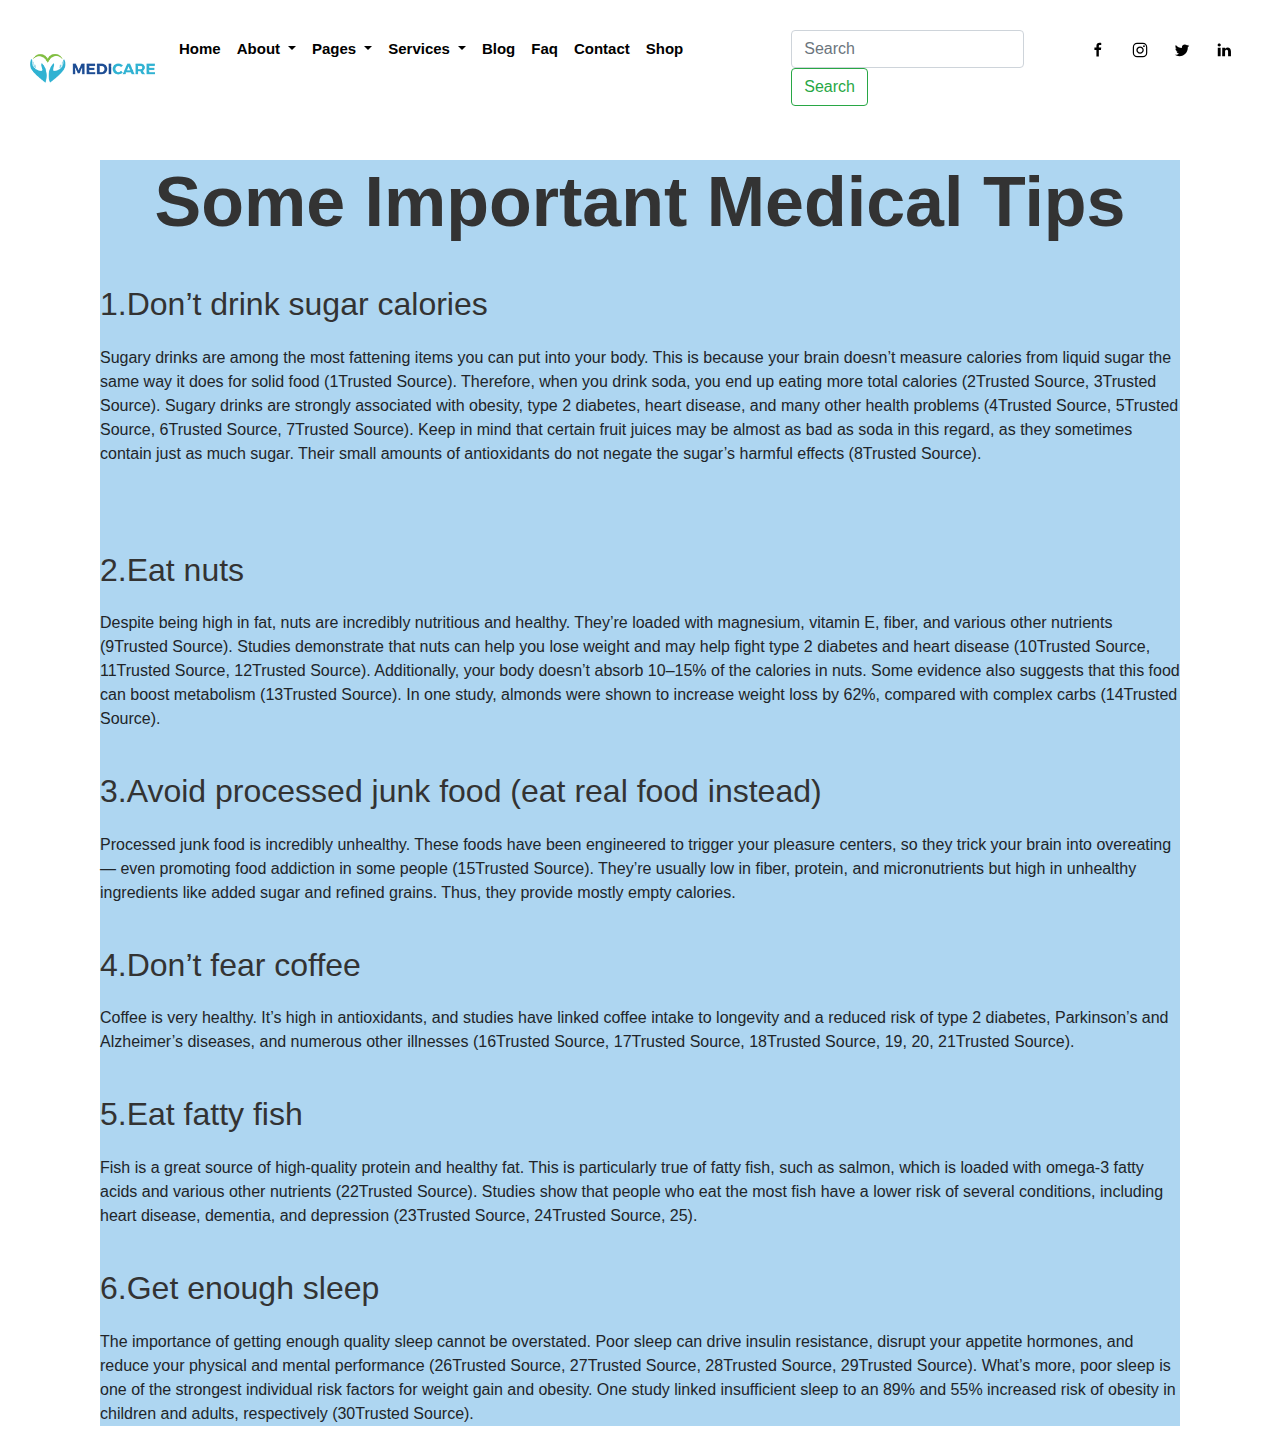
<file: blog.html>
<!DOCTYPE html>
<html>
<head>
	<title>Medicare</title>
	
	

	<!--bootstrap css link-->
	<link rel="stylesheet" href="https://stackpath.bootstrapcdn.com/bootstrap/4.4.1/css/bootstrap.min.css" integrity="sha384-Vkoo8x4CGsO3+Hhxv8T/Q5PaXtkKtu6ug5TOeNV6gBiFeWPGFN9MuhOf23Q9Ifjh" crossorigin="anonymous">

	

	
<link rel="stylesheet" type="text/css" href="uikit.min.css">
<link rel="stylesheet" type="text/css" href="animate.css">
<link rel="stylesheet" type="text/css" href="style.css">
	

</head>
<body>
<!--header part-->
<header class="header">
	<!--menubar-->
	<nav class="navbar navbar-expand">
  <button class="navbar-toggler" type="button" data-toggle="collapse" data-target="#navbarSupportedContent" aria-controls="navbarSupportedContent" aria-expanded="false" aria-label="Toggle navigation">
    <span class="navbar-toggler-icon"></span>
  </button>

  <a class="navbar-brand" href="#">
  	<img src="Medicarelogo.png" class="logo">
  </a>

  <div class="collapse navbar-collapse" id="navbarSupportedContent">
    <ul class="navbar-nav mr-auto">
      
      <li class="nav-item">
        <a class="nav-link" href="index.html">Home</a>
      </li>

<li class="nav-item dropdown">
        <a class="nav-link dropdown-toggle" href="#" id="navbarDropdown" role="button" data-toggle="dropdown" aria-haspopup="true" aria-expanded="false">
          About
        </a>
        <div class="dropdown-menu" aria-labelledby="navbarDropdown">
          <a class="dropdown-item" href="generalinfo.html">General Information</a>
          <a class="dropdown-item" href="#">Doctor's Profile</a>
          <a class="dropdown-item" href="work.html">Working Hours</a>
          <a class="dropdown-item" href="#">Appointments</a>
          
      </li>

      <li class="nav-item dropdown">
        <a class="nav-link dropdown-toggle" href="#" id="navbarDropdown" role="button" data-toggle="dropdown" aria-haspopup="true" aria-expanded="false">
          Pages
        </a>
        <div class="dropdown-menu" aria-labelledby="navbarDropdown">
          <a class="dropdown-item" href="#">Special Offers</a>
          <a class="dropdown-item" href="#">Testimonial</a>     
      </li>
      <li class="nav-item dropdown">
        <a class="nav-link dropdown-toggle" href="#" id="navbarDropdown" role="button" data-toggle="dropdown" aria-haspopup="true" aria-expanded="false">
          Services
        </a>
        <div class="dropdown-menu" aria-labelledby="navbarDropdown">
          <a class="dropdown-item" href="#">Medical Portfolio</a>
          <a class="dropdown-item" href="blooddonate.html">Blood Donation</a>
          <a class="dropdown-item" href="ambulance.html">Ambulance</a>
          
          
      </li>
      <li class="nav-item">
        <a class="nav-link" href="blog.html">Blog</a>
      </li>
      <li class="nav-item">
        <a class="nav-link" href="#faq">Faq</a>
      </li>
      <li class="nav-item">
        <a class="nav-link" href="#contact">Contact</a>
      </li>
      <li class="nav-item">
        <a class="nav-link" href="#shop">Shop</a>
      </li>
      <form class="form-inline my-2 my-lg-0 col2">
      <input class="form-control mr-sm-2" type="search" placeholder="Search" aria-label="Search">
      <button class="btn btn-outline-success my-2 my-sm-0" type="submit">Search</button>
    </form>
    <li class="">
        <a class="nav-link" href="#faq" ><span class="uk-margin-small-right" uk-icon="facebook"></span></a>
      </li>
      <li class="">
        <a class="nav-link" href="#faq" ><span class="uk-margin-small-right" uk-icon="instagram"></span></a>
      </li>
      <li class="">
        <a class="nav-link" href="#faq" ><span class="uk-margin-small-right" uk-icon="twitter"></span></a>
      </li>
      <li class="">
        <a class="nav-link" href="#faq" ><span class="uk-margin-small-right" uk-icon="linkedin"></span></a>
      </li>
      
    </ul>
    
  </div>
</nav>
<br>
<div class="blog">
<h1 class="text-center blogh">Some Important Medical Tips</h1>
<h2> 1.Don’t drink sugar calories</h2>
<p>Sugary drinks are among the most fattening items you can put into your body.

This is because your brain doesn’t measure calories from liquid sugar the same way it does for solid food (1Trusted Source).

Therefore, when you drink soda, you end up eating more total calories (2Trusted Source, 3Trusted Source).

Sugary drinks are strongly associated with obesity, type 2 diabetes, heart disease, and many other health problems (4Trusted Source, 5Trusted Source, 6Trusted Source, 7Trusted Source).

Keep in mind that certain fruit juices may be almost as bad as soda in this regard, as they sometimes contain just as much sugar. Their small amounts of antioxidants do not negate the sugar’s harmful effects (8Trusted Source).</p>

<br>
<h2>2.Eat nuts</h2>
<p>Despite being high in fat, nuts are incredibly nutritious and healthy.

They’re loaded with magnesium, vitamin E, fiber, and various other nutrients (9Trusted Source).

Studies demonstrate that nuts can help you lose weight and may help fight type 2 diabetes and heart disease (10Trusted Source, 11Trusted Source, 12Trusted Source).

Additionally, your body doesn’t absorb 10–15% of the calories in nuts. Some evidence also suggests that this food can boost metabolism (13Trusted Source).

In one study, almonds were shown to increase weight loss by 62%, compared with complex carbs (14Trusted Source).</p>

<h2>
  3.Avoid processed junk food (eat real food instead)
</h2>
<p>Processed junk food is incredibly unhealthy.

These foods have been engineered to trigger your pleasure centers, so they trick your brain into overeating — even promoting food addiction in some people (15Trusted Source).

They’re usually low in fiber, protein, and micronutrients but high in unhealthy ingredients like added sugar and refined grains. Thus, they provide mostly empty calories.
</p>

<h2>4.Don’t fear coffee</h2>
<p>
  Coffee is very healthy.

It’s high in antioxidants, and studies have linked coffee intake to longevity and a reduced risk of type 2 diabetes, Parkinson’s and Alzheimer’s diseases, and numerous other illnesses (16Trusted Source, 17Trusted Source, 18Trusted Source, 19, 20, 21Trusted Source).
</p>
<h2>5.Eat fatty fish</h2>
<p>Fish is a great source of high-quality protein and healthy fat.

This is particularly true of fatty fish, such as salmon, which is loaded with omega-3 fatty acids and various other nutrients (22Trusted Source).

Studies show that people who eat the most fish have a lower risk of several conditions, including heart disease, dementia, and depression (23Trusted Source, 24Trusted Source, 25).</p>


<h2>6.Get enough sleep</h2>
<p>The importance of getting enough quality sleep cannot be overstated.

Poor sleep can drive insulin resistance, disrupt your appetite hormones, and reduce your physical and mental performance (26Trusted Source, 27Trusted Source, 28Trusted Source, 29Trusted Source).

What’s more, poor sleep is one of the strongest individual risk factors for weight gain and obesity. One study linked insufficient sleep to an 89% and 55% increased risk of obesity in children and adults, respectively (30Trusted Source).</p>
</div>
<!--jquery link-->
<script src="jquery-3.6.0.min.js"></script>
<!--wow-->
<script src="wow.min.js"></script>
<script>
 new WOW().init();
 </script>
<!--uikit-->
<script src="uikit.min.js"></script>
<script src="uikit-icons.min.js"></script>

<script src="script.js"></script>

<!--bootstrap js link-->
<script src="https://code.jquery.com/jquery-3.4.1.slim.min.js" integrity="sha384-J6qa4849blE2+poT4WnyKhv5vZF5SrPo0iEjwBvKU7imGFAV0wwj1yYfoRSJoZ+n" crossorigin="anonymous"></script>
<script src="https://cdn.jsdelivr.net/npm/popper.js@1.16.0/dist/umd/popper.min.js" integrity="sha384-Q6E9RHvbIyZFJoft+2mJbHaEWldlvI9IOYy5n3zV9zzTtmI3UksdQRVvoxMfooAo" crossorigin="anonymous"></script>
<script src="https://stackpath.bootstrapcdn.com/bootstrap/4.4.1/js/bootstrap.min.js" integrity="sha384-wfSDF2E50Y2D1uUdj0O3uMBJnjuUD4Ih7YwaYd1iqfktj0Uod8GCExl3Og8ifwB6" crossorigin="anonymous"></script>

</body>
</html>
</file>
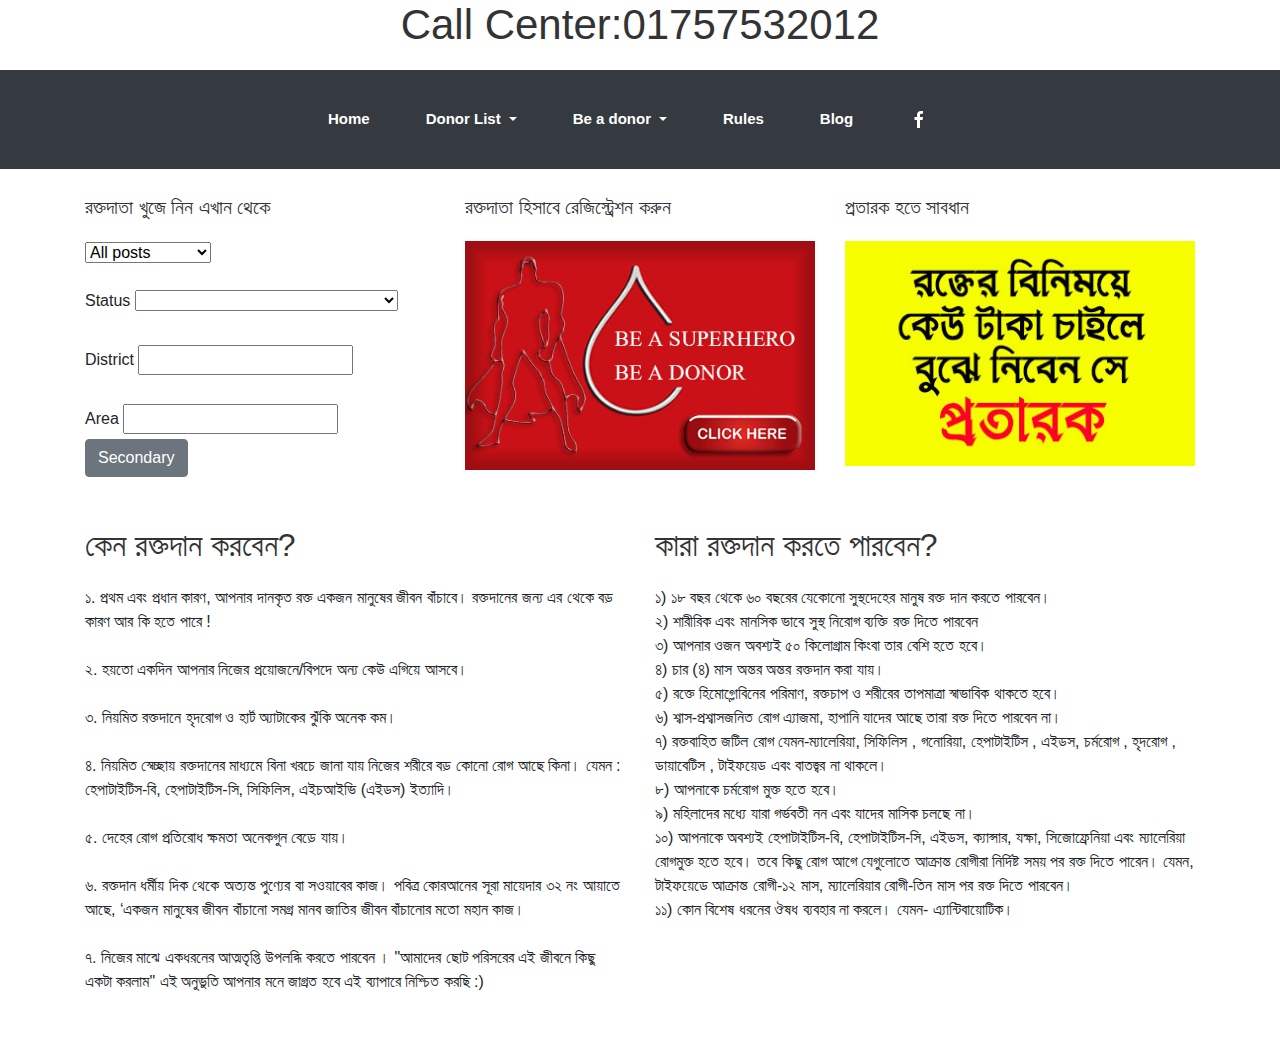
<file: blooddonate.html>
<!DOCTYPE html>
<html>
<head>
	<title>Blood Donate</title>
	<!--bootstrap link-->
	<link rel="stylesheet" href="https://maxcdn.bootstrapcdn.com/bootstrap/4.0.0/css/bootstrap.min.css" integrity="sha384-Gn5384xqQ1aoWXA+058RXPxPg6fy4IWvTNh0E263XmFcJlSAwiGgFAW/dAiS6JXm" crossorigin="anonymous">
	<link rel="stylesheet" type="text/css" href="uikit.min.css">
	<!--css link-->
<link rel="stylesheet" type="text/css" href="style.css">
</head>
<body>
<h1 class="text-center">Call Center:01757532012</h1>

<!--navigation-->
<nav class="navbar navbar-expand bg-dark">
  
  <button class="navbar-toggler" type="button" data-toggle="collapse" data-target="#navbarNav" aria-controls="navbarNav" aria-expanded="false" aria-label="Toggle navigation">
    <span class="navbar-toggler-icon"></span>
  </button>
  <div class="collapse navbar-collapse" id="navbarNav">
    <ul class="navbar-nav donate">
      <li class="nav-item active">
        <a class="nav-link donateitem" href="blooddonate.html">Home </span></a>
      </li>

<li class="nav-item dropdown">
        <a class="nav-link dropdown-toggle donateitem" href="#" id="navbarDropdown" role="button" data-toggle="dropdown" aria-haspopup="true" aria-expanded="false">
          Donor List
        </a>
        <div class="dropdown-menu" aria-labelledby="navbarDropdown">
          <a class="dropdown-item" href="#">A+(A positive)</a>
          <a class="dropdown-item" href="#">A-(A negative</a>
          <a class="dropdown-item" href="#">B+(B positive)</a>
          <a class="dropdown-item" href="#">B-(B negative)</a>
          <a class="dropdown-item" href="#">AB+(AB positive)</a>
          <a class="dropdown-item" href="#">AB-(AB negative)</a>
          <a class="dropdown-item" href="#">O+(O positive)</a>
          <a class="dropdown-item" href="#">O-(O negative)</a>
          
      </li>

<li class="nav-item dropdown">
        <a class="nav-link dropdown-toggle donateitem" href="#" id="navbarDropdown" role="button" data-toggle="dropdown" aria-haspopup="true" aria-expanded="false">
          Be a donor
        </a>
        <div class="dropdown-menu" aria-labelledby="navbarDropdown">
          <a class="dropdown-item" href="#">A+(A positive)</a>
          <a class="dropdown-item" href="#">A-(A negative</a>
          <a class="dropdown-item" href="#">B+(B positive)</a>
          <a class="dropdown-item" href="#">B-(B negative)</a>
          <a class="dropdown-item" href="#">AB+(AB positive)</a>
          <a class="dropdown-item" href="#">AB-(AB negative)</a>
          <a class="dropdown-item" href="#">O+(O positive)</a>
          <a class="dropdown-item" href="#">O-(O negative)</a>
          
      </li>


      <li class="nav-item">
        <a class="nav-link donateitem" href="rules.html">Rules</a>
      </li>
      <li class="nav-item">
        <a class="nav-link donateitem" href="#">Blog</a>
      </li>
      <li>
        <a class="nav-link donateitem" href="#faq" ><span class="uk-margin-small-right" uk-icon="facebook"></span></a>
      </li>
      
    </ul>
  </div>
</nav>
<br>
<div class="container">
  <div class="row">
    <div class="col-4">
      <h4>রক্তদাতা খুজে নিন এখান থেকে</h4>
      <form>
      	<select>
      		<option>All posts</option>
      		<option>--Donor Group</option>
      		<option>A+</option>
      		<option>A-</option>
      		<option>B+</option>
      		<option>B-</option>
      		<option>AB+</option>
      		<option>AB-</option>
      		<option>O+</option>
      		<option>O-</option>
      	</select>
      	<br>
      	<br>
      	<label>Status</label>
      	<select>
      		<option></option>
      		<option>Donate blood</option>
      		<option>If urgent,i can donate</option>
      		<option>Not interested yet.donale in future</option>
      		
      	</select>
      	<br>
      	<br>
      	<label>District</label>
      	<input type="text" name="">
      	<br>
      	<br>
      	<label>Area</label>
      	<input type="text" name="">
      	<br>
      	<button type="button" class="btn btn-secondary">Secondary</button>
      </form>
    </div>
    <div class="col-4">
      <h4>রক্তদাতা হিসাবে রেজিস্ট্রেশন করুন</h4>
      <a href="">
      	<img src="be-a-donor.jpg">
      </a>
    </div>
    <div class="col-4">
      <h4>প্রতারক হতে সাবধান</h4>
      <a href="">
      	<img src="be-aware-of-fraud.jpg">
      </a>
    </div>
  </div>
</div>
<br>
<br>

<div class="container">
  <div class="row">
    <div class="col-6">
      <h2>কেন রক্তদান করবেন?</h2>
      <p>
      	১. প্রথম এবং প্রধান কারণ, আপনার দানকৃত রক্ত একজন মানুষের জীবন বাঁচাবে। রক্তদানের জন্য এর থেকে বড় কারণ আর কি হতে পারে !<br><br>

২. হয়তো একদিন আপনার নিজের প্রয়োজনে/বিপদে অন্য কেউ এগিয়ে আসবে।<br><br>

৩. নিয়মিত রক্তদানে হৃদরোগ ও হার্ট অ্যাটাকের ঝুঁকি অনেক কম।<br><br>

৪. নিয়মিত স্বেচ্ছায় রক্তদানের মাধ্যমে বিনা খরচে জানা যায় নিজের শরীরে বড় কোনো রোগ আছে কিনা। যেমন : হেপাটাইটিস-বি, হেপাটাইটিস-সি, সিফিলিস, এইচআইভি (এইডস) ইত্যাদি।<br><br>

৫. দেহের রোগ প্রতিরোধ ক্ষমতা অনেকগুন বেড়ে যায়।<br><br>

৬. রক্তদান ধর্মীয় দিক থেকে অত্যন্ত পুণ্যের বা সওয়াবের কাজ। পবিত্র কোরআনের সূরা মায়েদার ৩২ নং আয়াতে আছে, ‘একজন মানুষের জীবন বাঁচানো সমগ্র মানব জাতির জীবন বাঁচানোর মতো মহান কাজ।<br><br>

৭. নিজের মাঝে একধরনের আত্মতৃপ্তি উপলব্ধি করতে পারবেন । "আমাদের ছোট পরিসরের এই জীবনে কিছু একটা করলাম" এই অনুভুতি আপনার মনে জাগ্রত হবে এই ব্যাপারে নিশ্চিত করছি :)<br><br>
      </p>
    </div>
    <div class="col-6">
      <h2>কারা রক্তদান করতে পারবেন?</h2>
      <p>
      	১) ১৮ বছর থেকে ৬০ বছরের যেকোনো সুস্থদেহের মানুষ রক্ত দান করতে পারবেন।<br>
২) শারীরিক এবং মানসিক ভাবে সুস্থ নিরোগ ব্যক্তি রক্ত দিতে পারবেন<br>
৩)  আপনার ওজন অবশ্যই ৫০ কিলোগ্রাম কিংবা তার বেশি হতে হবে।<br>
৪) চার (৪) মাস অন্তর অন্তর রক্তদান করা যায়।<br>
৫) রক্তে হিমোগ্লোবিনের পরিমাণ, রক্তচাপ ও শরীরের তাপমাত্রা স্বাভাবিক থাকতে হবে।<br>
৬) শ্বাস-প্রশ্বাসজনিত রোগ এ্যাজমা, হাপানি যাদের আছে তারা রক্ত দিতে পারবেন না।<br>
৭) রক্তবাহিত জটিল রোগ যেমন-ম্যালেরিয়া, সিফিলিস , গনোরিয়া, হেপাটাইটিস , এইডস, চর্মরোগ , হৃদরোগ , ডায়াবেটিস , টাইফয়েড এবং বাতজ্বর না থাকলে।<br>
৮)  আপনাকে চর্মরোগ মুক্ত হতে হবে।<br>
৯) মহিলাদের মধ্যে যারা গর্ভবতী নন এবং যাদের মাসিক চলছে না।<br>
১০)  আপনাকে অবশ্যই হেপাটাইটিস-বি, হেপাটাইটিস-সি, এইডস, ক্যান্সার, যক্ষা, সিজোফ্রেনিয়া এবং ম্যালেরিয়া রোগমুক্ত হতে হবে। তবে কিছু রোগ আগে যেগুলোতে আক্রান্ত রোগীরা নির্দিষ্ট সময় পর রক্ত দিতে পারেন। যেমন, টাইফয়েডে আক্রান্ত রোগী-১২ মাস, ম্যালেরিয়ার রোগী-তিন মাস পর রক্ত দিতে পারবেন।<br>
১১) কোন বিশেষ ধরনের ঔষধ ব্যবহার না করলে। যেমন- এ্যান্টিবায়োটিক।
      </p>
    </div>
    
  </div>
</div>


<script src="jquery-3.6.0.min.js"></script>
<!--wow-->

<!--uikit-->
<script src="uikit.min.js"></script>
<script src="uikit-icons.min.js"></script>

<script src="script.js"></script>

<!--bootstrap js link-->
<script src="https://code.jquery.com/jquery-3.2.1.slim.min.js" integrity="sha384-KJ3o2DKtIkvYIK3UENzmM7KCkRr/rE9/Qpg6aAZGJwFDMVNA/GpGFF93hXpG5KkN" crossorigin="anonymous"></script>
<script src="https://cdnjs.cloudflare.com/ajax/libs/popper.js/1.12.9/umd/popper.min.js" integrity="sha384-ApNbgh9B+Y1QKtv3Rn7W3mgPxhU9K/ScQsAP7hUibX39j7fakFPskvXusvfa0b4Q" crossorigin="anonymous"></script>
<script src="https://maxcdn.bootstrapcdn.com/bootstrap/4.0.0/js/bootstrap.min.js" integrity="sha384-JZR6Spejh4U02d8jOt6vLEHfe/JQGiRRSQQxSfFWpi1MquVdAyjUar5+76PVCmYl" crossorigin="anonymous"></script>

</body>
</html>
</file>
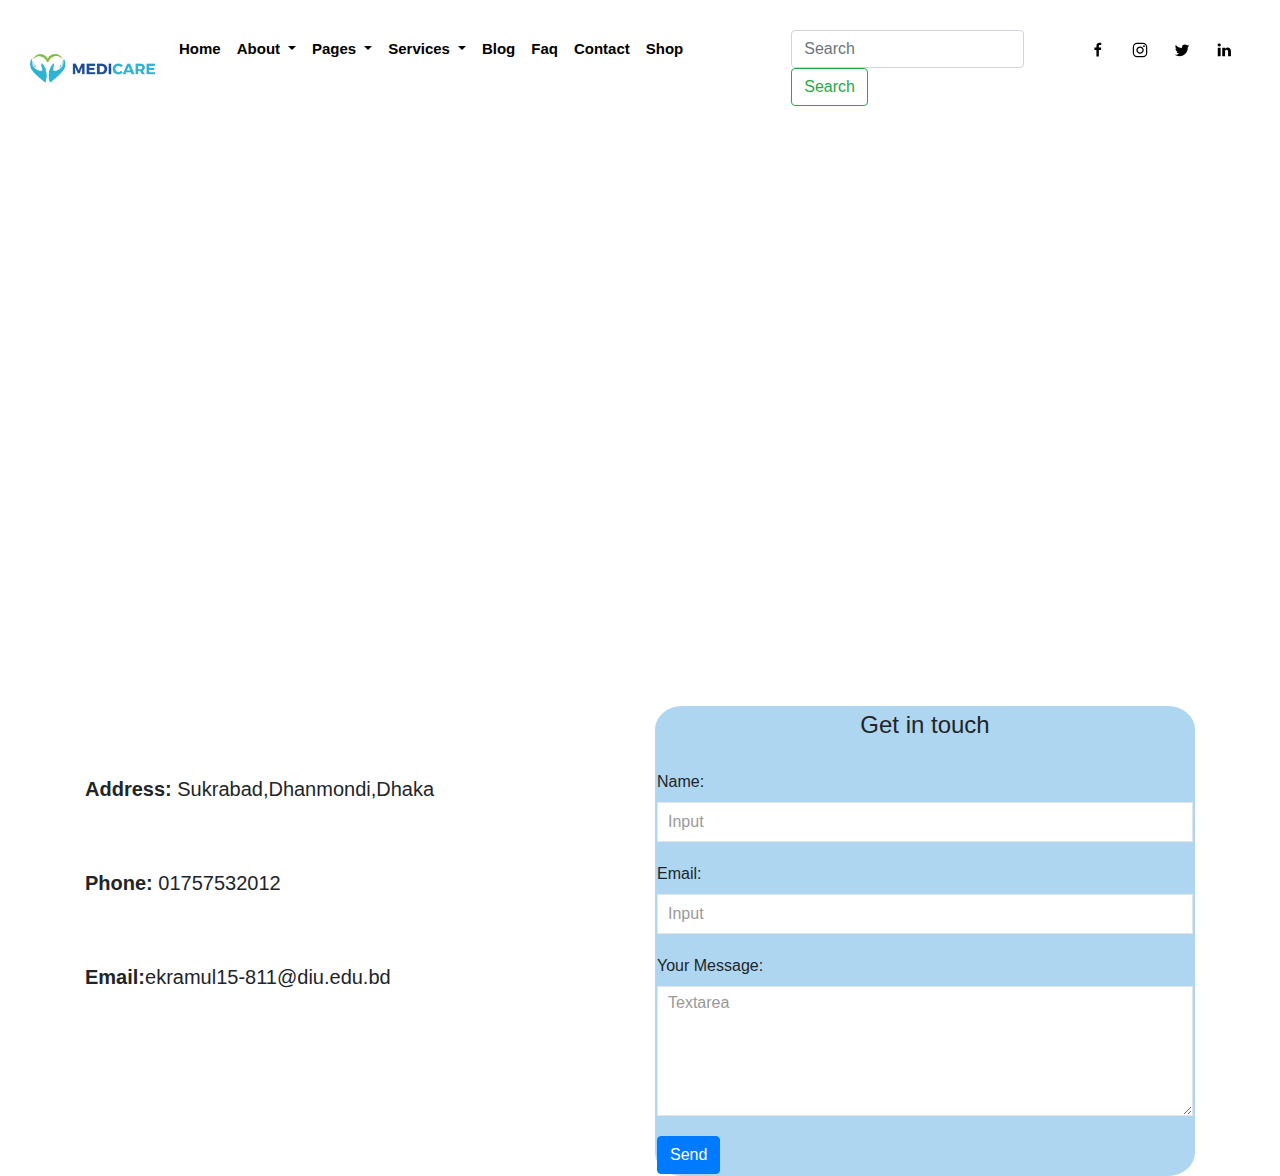
<file: contact.html>
<!DOCTYPE html>
<html>
<head>
	<title>Medicare</title>
	
	

	<!--bootstrap css link-->
	<link rel="stylesheet" href="https://stackpath.bootstrapcdn.com/bootstrap/4.4.1/css/bootstrap.min.css" integrity="sha384-Vkoo8x4CGsO3+Hhxv8T/Q5PaXtkKtu6ug5TOeNV6gBiFeWPGFN9MuhOf23Q9Ifjh" crossorigin="anonymous">

	

	
<link rel="stylesheet" type="text/css" href="uikit.min.css">
<link rel="stylesheet" type="text/css" href="animate.css">
<link rel="stylesheet" type="text/css" href="style.css">
	

</head>
<body>
<!--header part-->
<header class="header">
	<!--menubar-->
	<nav class="navbar navbar-expand">
  <button class="navbar-toggler" type="button" data-toggle="collapse" data-target="#navbarSupportedContent" aria-controls="navbarSupportedContent" aria-expanded="false" aria-label="Toggle navigation">
    <span class="navbar-toggler-icon"></span>
  </button>

  <a class="navbar-brand" href="#">
  	<img src="Medicarelogo.png" class="logo">
  </a>

  <div class="collapse navbar-collapse" id="navbarSupportedContent">
    <ul class="navbar-nav mr-auto">
      
      <li class="nav-item">
        <a class="nav-link" href="index.html">Home</a>
      </li>

<li class="nav-item dropdown">
        <a class="nav-link dropdown-toggle" href="#" id="navbarDropdown" role="button" data-toggle="dropdown" aria-haspopup="true" aria-expanded="false">
          About
        </a>
        <div class="dropdown-menu" aria-labelledby="navbarDropdown">
          <a class="dropdown-item" href="generalinfo.html">General Information</a>
          <a class="dropdown-item" href="#">Doctor's Profile</a>
          <a class="dropdown-item" href="work.html">Working Hours</a>
          <a class="dropdown-item" href="#">Appointments</a>
          
      </li>

      <li class="nav-item dropdown">
        <a class="nav-link dropdown-toggle" href="#" id="navbarDropdown" role="button" data-toggle="dropdown" aria-haspopup="true" aria-expanded="false">
          Pages
        </a>
        <div class="dropdown-menu" aria-labelledby="navbarDropdown">
          <a class="dropdown-item" href="#">Special Offers</a>
          <a class="dropdown-item" href="#">Testimonial</a>     
      </li>
      <li class="nav-item dropdown">
        <a class="nav-link dropdown-toggle" href="#" id="navbarDropdown" role="button" data-toggle="dropdown" aria-haspopup="true" aria-expanded="false">
          Services
        </a>
        <div class="dropdown-menu" aria-labelledby="navbarDropdown">
          <a class="dropdown-item" href="#">Medical Portfolio</a>
          <a class="dropdown-item" href="blooddonate.html">Blood Donation</a>
          <a class="dropdown-item" href="ambulance.html">Ambulance</a>
          
          
      </li>
      <li class="nav-item">
        <a class="nav-link" href="blog.html">Blog</a>
      </li>
      <li class="nav-item">
        <a class="nav-link" href="#faq">Faq</a>
      </li>
      <li class="nav-item">
        <a class="nav-link" href="contact.html">Contact</a>
      </li>
      <li class="nav-item">
        <a class="nav-link" href="#shop">Shop</a>
      </li>
      <form class="form-inline my-2 my-lg-0 col2">
      <input class="form-control mr-sm-2" type="search" placeholder="Search" aria-label="Search">
      <button class="btn btn-outline-success my-2 my-sm-0" type="submit">Search</button>
    </form>
    <li class="">
        <a class="nav-link" href="#faq" ><span class="uk-margin-small-right" uk-icon="facebook"></span></a>
      </li>
      <li class="">
        <a class="nav-link" href="#faq" ><span class="uk-margin-small-right" uk-icon="instagram"></span></a>
      </li>
      <li class="">
        <a class="nav-link" href="#faq" ><span class="uk-margin-small-right" uk-icon="twitter"></span></a>
      </li>
      <li class="">
        <a class="nav-link" href="#faq" ><span class="uk-margin-small-right" uk-icon="linkedin"></span></a>
      </li>
      
    </ul>
    
  </div>
</nav>
<iframe src="https://www.google.com/maps/embed?pb=!1m18!1m12!1m3!1d3651.788556429707!2d90.37417781404879!3d23.754918384587153!2m3!1f0!2f0!3f0!3m2!1i1024!2i768!4f13.1!3m3!1m2!1s0x3755b8ada2664e21%3A0x3c872fd17bc11ddb!2sDaffodil%20International%20University%20(DIU)!5e0!3m2!1sen!2sbd!4v1617001865092!5m2!1sen!2sbd" width="1400" height="450" style="border:0;" allowfullscreen="" loading="lazy"></iframe>
<br>
<br>
<br>
<br>
<br>
<br>
<div class="container">
  <div class="row">
    <div class="col-6">
      <br>
      <br>
      <p class="c1"><b>Address:</b> Sukrabad,Dhanmondi,Dhaka</p>
      <br>
      <p class="c1"><b>Phone:</b> 01757532012</p>
      <br>
      <p class="c1"><b>Email:</b>ekramul15-811@diu.edu.bd</p>




<nav class="navbar navbar-expand">
  <button class="navbar-toggler" type="button" data-toggle="collapse" data-target="#navbarSupportedContent" aria-controls="navbarSupportedContent" aria-expanded="false" aria-label="Toggle navigation">
    <span class="navbar-toggler-icon"></span>
  </button>

  

  <div class="collapse navbar-collapse" id="navbarSupportedContent">
    <ul class="navbar-nav mr-auto">
      
      <li class="">
        <a class="nav-link wow rotateIn" href="#faq" ><span class="uk-margin-small-right" uk-icon="facebook"></span></a>
      </li>
      <li class="">
        <a class="nav-link aaa wow rotateIn" href="#faq" ><span class="uk-margin-small-right" uk-icon="instagram"></span></a>
      </li>
      <li class="">
        <a class="nav-link aaa wow rotateIn

" href="#faq" ><span class="uk-margin-small-right" uk-icon="twitter"></span></a>
      </li>
      <li class="">
        <a class="nav-link aaa wow rotateIn

" href="#faq" ><span class="uk-margin-small-right" uk-icon="linkedin"></span></a>
      </li>
      
    </ul>
    
  </div>
</nav>




    </div>
    <div class="col-6">
      <form class="contact">
    <fieldset class="uk-fieldset">

        <legend class="uk-legend text-center">Get in touch</legend>

        <div class="uk-margin">
          <label>Name:</label>
            <input class="uk-input" type="text" placeholder="Input">
        </div>
        <div class="uk-margin">
          <label>Email:</label>
            <input class="uk-input" type="email" placeholder="Input">
        </div>

        

        <div class="uk-margin">
          <label>Your Message:</label>
            <textarea class="uk-textarea" rows="5" placeholder="Textarea"></textarea>
        </div>
        <button type="button" class="btn btn-primary">Send</button>

        

        

        

    </fieldset>
</form>
    </div>
    
  </div>
</div>

<!--jquery link-->
<script src="jquery-3.6.0.min.js"></script>
<!--wow-->
<script src="wow.min.js"></script>
<script>
 new WOW().init();
 </script>
<!--uikit-->
<script src="uikit.min.js"></script>
<script src="uikit-icons.min.js"></script>

<script src="script.js"></script>

<!--bootstrap js link-->
<script src="https://code.jquery.com/jquery-3.4.1.slim.min.js" integrity="sha384-J6qa4849blE2+poT4WnyKhv5vZF5SrPo0iEjwBvKU7imGFAV0wwj1yYfoRSJoZ+n" crossorigin="anonymous"></script>
<script src="https://cdn.jsdelivr.net/npm/popper.js@1.16.0/dist/umd/popper.min.js" integrity="sha384-Q6E9RHvbIyZFJoft+2mJbHaEWldlvI9IOYy5n3zV9zzTtmI3UksdQRVvoxMfooAo" crossorigin="anonymous"></script>
<script src="https://stackpath.bootstrapcdn.com/bootstrap/4.4.1/js/bootstrap.min.js" integrity="sha384-wfSDF2E50Y2D1uUdj0O3uMBJnjuUD4Ih7YwaYd1iqfktj0Uod8GCExl3Og8ifwB6" crossorigin="anonymous"></script>

</body>
</html>
</file>
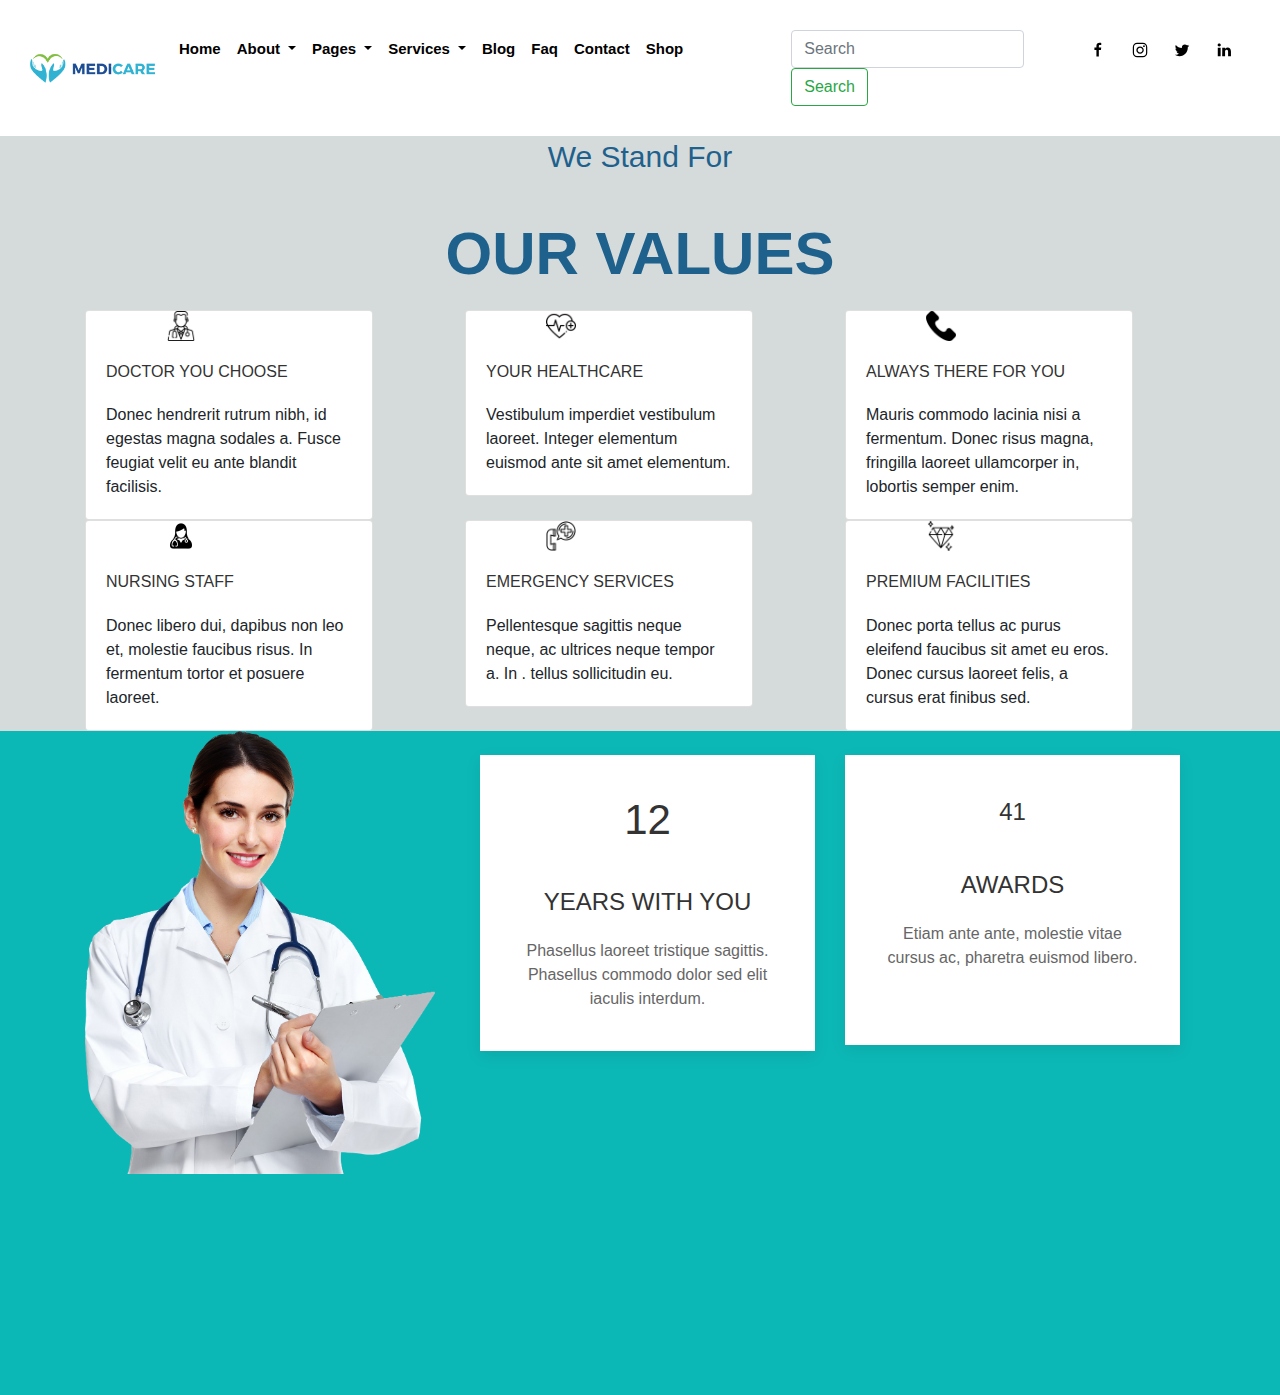
<file: generalinfo.html>
<!DOCTYPE html>
<html>
<head>
	<title>General Information</title>
	
	

	<!--bootstrap css link-->
	<link rel="stylesheet" href="https://stackpath.bootstrapcdn.com/bootstrap/4.4.1/css/bootstrap.min.css" integrity="sha384-Vkoo8x4CGsO3+Hhxv8T/Q5PaXtkKtu6ug5TOeNV6gBiFeWPGFN9MuhOf23Q9Ifjh" crossorigin="anonymous">

	

	
<link rel="stylesheet" type="text/css" href="uikit.min.css">
<link rel="stylesheet" type="text/css" href="animate.css">
<link rel="stylesheet" type="text/css" href="style.css">
	

	

</head>
<body>
<!--header part-->
<header class="header">
	<!--menubar-->
	<nav class="navbar navbar-expand">
  <button class="navbar-toggler" type="button" data-toggle="collapse" data-target="#navbarSupportedContent" aria-controls="navbarSupportedContent" aria-expanded="false" aria-label="Toggle navigation">
    <span class="navbar-toggler-icon"></span>
  </button>

  <a class="navbar-brand" href="#">
  	<img src="Medicarelogo.png" class="logo">
  </a>

  <div class="collapse navbar-collapse" id="navbarSupportedContent">
    <ul class="navbar-nav mr-auto">
      
      <li class="nav-item">
        <a class="nav-link" href="index.html">Home</a>
      </li>

<li class="nav-item dropdown">
        <a class="nav-link dropdown-toggle" href="#" id="navbarDropdown" role="button" data-toggle="dropdown" aria-haspopup="true" aria-expanded="false">
          About
        </a>
        <div class="dropdown-menu" aria-labelledby="navbarDropdown">
          <a class="dropdown-item" href="generalinfo.html">General Information</a>
          <a class="dropdown-item" href="#">Doctor's Profile</a>
          <a class="dropdown-item" href="work.html">Working Hours</a>
          <a class="dropdown-item" href="#">Appointments</a>
          
      </li>

      <li class="nav-item dropdown">
        <a class="nav-link dropdown-toggle" href="#" id="navbarDropdown" role="button" data-toggle="dropdown" aria-haspopup="true" aria-expanded="false">
          Pages
        </a>
        <div class="dropdown-menu" aria-labelledby="navbarDropdown">
          <a class="dropdown-item" href="#">Special Offers</a>
          <a class="dropdown-item" href="#">Testimonial</a>     
      </li>
      <li class="nav-item dropdown">
        <a class="nav-link dropdown-toggle" href="#" id="navbarDropdown" role="button" data-toggle="dropdown" aria-haspopup="true" aria-expanded="false">
          Services
        </a>
        <div class="dropdown-menu" aria-labelledby="navbarDropdown">
          <a class="dropdown-item" href="#">Medical Portfolio</a>
          <a class="dropdown-item" href="#">Blood Donation</a>
          <a class="dropdown-item" href="#">Ambulance</a>
          
          
      </li>
      <li class="nav-item">
        <a class="nav-link" href="#blogs">Blog</a>
      </li>
      <li class="nav-item">
        <a class="nav-link" href="#faq">Faq</a>
      </li>
      <li class="nav-item">
        <a class="nav-link" href="#contact">Contact</a>
      </li>
      <li class="nav-item">
        <a class="nav-link" href="#shop">Shop</a>
      </li>
      <form class="form-inline my-2 my-lg-0 col2">
      <input class="form-control mr-sm-2" type="search" placeholder="Search" aria-label="Search">
      <button class="btn btn-outline-success my-2 my-sm-0" type="submit">Search</button>
    </form>
    <li class="">
        <a class="nav-link" href="#faq" ><span class="uk-margin-small-right" uk-icon="facebook"></span></a>
      </li>
      <li class="">
        <a class="nav-link" href="#faq" ><span class="uk-margin-small-right" uk-icon="instagram"></span></a>
      </li>
      <li class="">
        <a class="nav-link" href="#faq" ><span class="uk-margin-small-right" uk-icon="twitter"></span></a>
      </li>
      <li class="">
        <a class="nav-link" href="#faq" ><span class="uk-margin-small-right" uk-icon="linkedin"></span></a>
      </li>
      
    </ul>
    
  </div>
</nav>


</header>

<main class="general">
	<h3 class="text-center aboutheader">
		We Stand For
	</h3>
	<h1 class="text-center aboutheader1">
		OUR VALUES
	</h1>
	
	<div class="container">
  <div class="row">
    <div class="col-4">
      
<div class="card" style="width: 18rem;">
  <img class="card-img-top aboutpageicon" src="doctor.png" alt="Card image cap">
  <div class="card-body">
    <h5 class="card-title">
DOCTOR YOU CHOOSE</h5>
    <p class="card-text">Donec hendrerit rutrum nibh, id egestas magna sodales a. Fusce feugiat velit eu ante blandit facilisis.</p>
    
  </div>
</div>

    </div>
    <div class="col-4">
      <div class="card" style="width: 18rem;">
  <img class="card-img-top aboutpageicon" src="heartbeat.png" alt="Card image cap">
  <div class="card-body">
    <h5 class="card-title">

YOUR HEALTHCARE</h5>
    <p class="card-text">Vestibulum imperdiet vestibulum laoreet. Integer elementum euismod ante sit amet elementum.</p>
    
  </div>
</div>
    </div>
    <div class="col-4">
     <div class="card" style="width: 18rem;">
  <img class="card-img-top aboutpageicon" src="phone-call.png" alt="Card image cap">
  <div class="card-body">
    <h5 class="card-title">

ALWAYS THERE FOR YOU</h5>
    <p class="card-text">Mauris commodo lacinia nisi a fermentum. Donec risus magna, fringilla laoreet ullamcorper in, lobortis semper enim.</p>
    
  </div>
</div>
    </div>
  </div>
</div>


<div class="container">
  <div class="row">
    <div class="col-4">
      
<div class="card" style="width: 18rem;">
  <img class="card-img-top aboutpageicon" src="nurse.jpg" alt="Card image cap">
  <div class="card-body">
    <h5 class="card-title">
NURSING STAFF</h5>
    <p class="card-text">Donec libero dui, dapibus non leo et, molestie faucibus risus. In fermentum tortor et posuere laoreet.</p>
    
  </div>
</div>

    </div>
    <div class="col-4">
      <div class="card " style="width: 18rem;">
  <img class="card-img-top aboutpageicon" src="emergency-call.png" alt="Card image cap">
  <div class="card-body">
    <h5 class="card-title">
EMERGENCY SERVICES</h5>
    <p class="card-text">Pellentesque sagittis neque neque, ac ultrices neque tempor a. In . tellus sollicitudin eu.</p>
    
  </div>
</div>
    </div>
    <div class="col-4">
      <div class="card" style="width: 18rem;">
  <img class="card-img-top aboutpageicon" src="premium.png" alt="Card image cap">
  <div class="card-body">
    <h5 class="card-title">
PREMIUM FACILITIES</h5>
    <p class="card-text">Donec porta tellus ac purus eleifend faucibus sit amet eu eros. Donec cursus laoreet felis, a cursus erat finibus sed.</p>
    
  </div>
</div>
    </div>
  </div>
</div>





</main>

<footer>
	<section class="aboutfooter">
		<div class="container">
  <div class="row">
    <div class="col-4">
     <img src="doctor-writing.png">
    </div>

    <div class="col-8">
    <br>  
<div class="container">
  <div class="row">
    <div class="col-6">
      <div class="uk-child-width-1-1@m" uk-grid uk-scrollspy="cls: uk-animation-fade; target: .uk-card; delay: 500; repeat: true">
    <div>
        <div class="uk-card uk-card-default uk-card-body">
            <h1 class="text-center">12</h1>
            <h3 class="uk-card-title text-center">YEARS WITH YOU</h3>
            <p class="text-center">Phasellus laoreet tristique sagittis. Phasellus commodo dolor sed elit iaculis interdum.</p>
        </div>
    </div>
    
    
   
</div>
    </div>
    <div class="col-6 ">
    	<div class="uk-child-width-1-1@m" uk-grid uk-scrollspy="cls: uk-animation-fade; target: .uk-card; delay: 500; repeat: true">
    <div>
      <div class="">
        <div class="uk-card uk-card-default uk-card-body ">
            <h3 class="text-center">41</h3>
             <h3 class="uk-card-title text-center">AWARDS</h3>
            <p class="text-center aa">Etiam ante ante, molestie vitae cursus ac, pharetra euismod libero.</p>
        </div>
    </div>
    </div>
    
  </div>
</div>



    </div>
    <br>
    
  </div>
<div class="container">
  <div class="row">
    <div class="col-6">
      <div class="uk-child-width-1-1@m" uk-grid uk-scrollspy="cls: uk-animation-fade; target: .uk-card; delay: 500; repeat: true">
    <div>
        <div class="uk-card uk-card-default uk-card-body">
        	<h1 class="text-center">25</h1>
            <h3 class="uk-card-title text-center">Doctors</h3>
            <p class="text-center">Suspendisse sed lorem elit. Aenean nec faucibus lacus. Phasellus ultrices risus vitae eros suscipit pellentesque.</p>
        </div>
    </div>
    
    
   
</div>
    </div>
    <div class="col-6">
    	<div class="uk-child-width-1-1@m" uk-grid uk-scrollspy="cls: uk-animation-fade; target: .uk-card; delay: 500; repeat: true">
    <div>
      <div>
        <div class="uk-card uk-card-default uk-card-body">
        	<h1 class="text-center">800</h1>
            <h3 class="uk-card-title text-center">SATISFIED CLIENTS</h3>
            <p class="text-center">Mauris vitae varius tortor. Fusce eros diam, auctor sit amet lorem ut, efficitur iaculis magna. Vivamus bibendum.</p>
        </div>
    </div>
    </div>
    
  </div>
</div>



    </div>
    
  </div>

</div>
	</section>
</footer>


<!--jquery link-->
<script src="jquery-3.6.0.min.js"></script>





<!--wow-->
<script src="wow.min.js"></script>
<script>
 new WOW().init();
 </script>
<!--uikit-->
<script src="uikit.min.js"></script>
<script src="uikit-icons.min.js"></script>

<script src="script.js"></script>

<!--bootstrap js link-->
<script src="https://code.jquery.com/jquery-3.4.1.slim.min.js" integrity="sha384-J6qa4849blE2+poT4WnyKhv5vZF5SrPo0iEjwBvKU7imGFAV0wwj1yYfoRSJoZ+n" crossorigin="anonymous"></script>
<script src="https://cdn.jsdelivr.net/npm/popper.js@1.16.0/dist/umd/popper.min.js" integrity="sha384-Q6E9RHvbIyZFJoft+2mJbHaEWldlvI9IOYy5n3zV9zzTtmI3UksdQRVvoxMfooAo" crossorigin="anonymous"></script>
<script src="https://stackpath.bootstrapcdn.com/bootstrap/4.4.1/js/bootstrap.min.js" integrity="sha384-wfSDF2E50Y2D1uUdj0O3uMBJnjuUD4Ih7YwaYd1iqfktj0Uod8GCExl3Og8ifwB6" crossorigin="anonymous"></script>

</body>
</html>
</file>
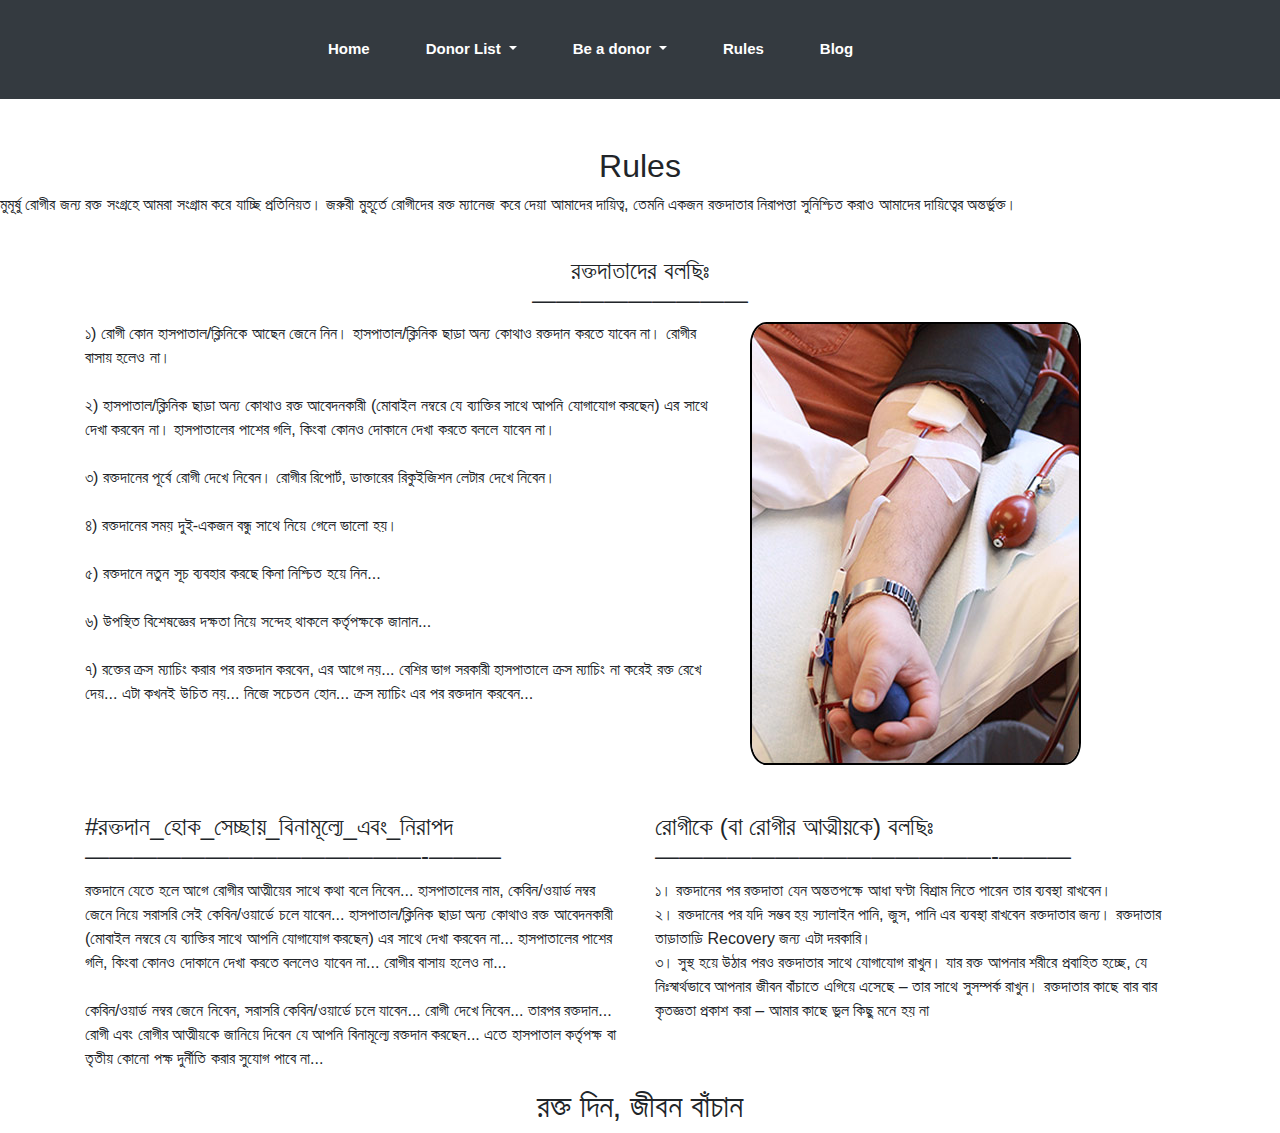
<file: rules.html>
<!DOCTYPE html>
<html>
<head>
	<title>Rules</title>
	<link rel="stylesheet" href="https://maxcdn.bootstrapcdn.com/bootstrap/4.0.0/css/bootstrap.min.css" integrity="sha384-Gn5384xqQ1aoWXA+058RXPxPg6fy4IWvTNh0E263XmFcJlSAwiGgFAW/dAiS6JXm" crossorigin="anonymous">
	<link rel="stylesheet" type="text/css" href="style.css">
</head>
<body>

<nav class="navbar navbar-expand bg-dark">
  
  <button class="navbar-toggler" type="button" data-toggle="collapse" data-target="#navbarNav" aria-controls="navbarNav" aria-expanded="false" aria-label="Toggle navigation">
    <span class="navbar-toggler-icon"></span>
  </button>
  <div class="collapse navbar-collapse" id="navbarNav">
    <ul class="navbar-nav donate">
      <li class="nav-item active">
        <a class="nav-link donateitem" href="blooddonate.html">Home </span></a>
      </li>

<li class="nav-item dropdown">
        <a class="nav-link dropdown-toggle donateitem" href="#" id="navbarDropdown" role="button" data-toggle="dropdown" aria-haspopup="true" aria-expanded="false">
          Donor List
        </a>
        <div class="dropdown-menu" aria-labelledby="navbarDropdown">
          <a class="dropdown-item" href="#">A+(A positive)</a>
          <a class="dropdown-item" href="#">A-(A negative</a>
          <a class="dropdown-item" href="#">B+(B positive)</a>
          <a class="dropdown-item" href="#">B-(B negative)</a>
          <a class="dropdown-item" href="#">AB+(AB positive)</a>
          <a class="dropdown-item" href="#">AB-(AB negative)</a>
          <a class="dropdown-item" href="#">O+(O positive)</a>
          <a class="dropdown-item" href="#">O-(O negative)</a>
          
      </li>

<li class="nav-item dropdown">
        <a class="nav-link dropdown-toggle donateitem" href="#" id="navbarDropdown" role="button" data-toggle="dropdown" aria-haspopup="true" aria-expanded="false">
          Be a donor
        </a>
        <div class="dropdown-menu" aria-labelledby="navbarDropdown">
          <a class="dropdown-item" href="#">A+(A positive)</a>
          <a class="dropdown-item" href="#">A-(A negative</a>
          <a class="dropdown-item" href="#">B+(B positive)</a>
          <a class="dropdown-item" href="#">B-(B negative)</a>
          <a class="dropdown-item" href="#">AB+(AB positive)</a>
          <a class="dropdown-item" href="#">AB-(AB negative)</a>
          <a class="dropdown-item" href="#">O+(O positive)</a>
          <a class="dropdown-item" href="#">O-(O negative)</a>
          
      </li>


      <li class="nav-item">
        <a class="nav-link donateitem" href="rules.html">Rules</a>
      </li>
      <li class="nav-item">
        <a class="nav-link donateitem" href="#">Blog</a>
      </li>
      <li>
        <a class="nav-link donateitem" href="#faq" ><span class="uk-margin-small-right" uk-icon="facebook"></span></a>
      </li>
      
    </ul>
  </div>
</nav>
<br>
<br>
<h2 class="text-center">Rules</h2>

<p>
	মুমূর্ষু রোগীর জন্য রক্ত সংগ্রহে আমরা সংগ্রাম করে যাচ্ছি প্রতিনিয়ত। জরুরী মুহূর্তে রোগীদের রক্ত ম্যানেজ করে দেয়া আমাদের দায়িত্ব, তেমনি একজন রক্তদাতার নিরাপত্তা সুনিশ্চিত করাও আমাদের দায়িত্বের অন্তর্ভুক্ত।
</p>
<br>
<h4 class="text-center">রক্তদাতাদের বলছিঃ<br>
—————————</h4>

<div class="container">
  <div class="row">
    <div class="col-7">
      ১) রোগী কোন হাসপাতাল/ক্লিনিকে আছেন জেনে নিন। হাসপাতাল/ক্লিনিক ছাড়া অন্য কোথাও রক্তদান করতে যাবেন না। রোগীর বাসায় হলেও না।<br><br>

২) হাসপাতাল/ক্লিনিক ছাড়া অন্য কোথাও রক্ত আবেদনকারী (মোবাইল নম্বরে যে ব্যাক্তির সাথে আপনি যোগাযোগ করছেন) এর সাথে দেখা করবেন না। হাসপাতালের পাশের গলি, কিংবা কোনও দোকানে দেখা করতে বললে যাবেন না।<br><br>

৩) রক্তদানের পূর্বে রোগী দেখে নিবেন। রোগীর রিপোর্ট, ডাক্তারের রিকুইজিশন লেটার দেখে নিবেন।<br><br>

৪) রক্তদানের সময় দুই-একজন বন্ধু সাথে নিয়ে গেলে ভালো হয়।<br><br>

৫) রক্তদানে নতুন সূচ ব্যবহার করছে কিনা নিশ্চিত হয়ে নিন...<br><br>

৬) উপস্থিত বিশেষজ্ঞের দক্ষতা নিয়ে সন্দেহ থাকলে কর্তৃপক্ষকে জানান...<br><br>

৭) রক্তের ক্রস ম্যাচিং করার পর রক্তদান করবেন, এর আগে নয়... বেশির ভাগ সরকারী হাসপাতালে ক্রস ম্যাচিং না করেই রক্ত রেখে দেয়... এটা কখনই উচিত নয়... নিজে সচেতন হোন... ক্রস ম্যাচিং এর পর রক্তদান করবেন...
    </div>
    <div class="col-5">
      <img src="donors-Bangladesh.jpg" class="donor">
    </div>
    
  </div>
</div>
<br>
<br>
<div class="container">
  <div class="row">
    <div class="col-6">
      <h4>#রক্তদান_হোক_সেচ্ছায়_বিনামূল্যে_এবং_নিরাপদ<br>

——————————————-———</h4>
<p>
	রক্তদানে যেতে হলে আগে রোগীর আত্মীয়ের সাথে কথা বলে নিবেন... হাসপাতালের নাম, কেবিন/ওয়ার্ড নম্বর জেনে নিয়ে সরাসরি সেই কেবিন/ওয়ার্ডে চলে যাবেন... হাসপাতাল/ক্লিনিক ছাড়া অন্য কোথাও রক্ত আবেদনকারী (মোবাইল নম্বরে যে ব্যাক্তির সাথে আপনি যোগাযোগ করছেন) এর সাথে দেখা করবেন না... হাসপাতালের পাশের গলি, কিংবা কোনও দোকানে দেখা করতে বললেও যাবেন না... রোগীর বাসায় হলেও না...<br><br>

কেবিন/ওয়ার্ড নম্বর জেনে নিবেন, সরাসরি কেবিন/ওয়ার্ডে চলে যাবেন... রোগী দেখে নিবেন...
তারপর রক্তদান... রোগী এবং রোগীর আত্মীয়কে জানিয়ে দিবেন যে আপনি বিনামূল্যে রক্তদান করছেন... এতে হাসপাতাল কর্তৃপক্ষ বা তৃতীয় কোনো পক্ষ দুর্নীতি করার সুযোগ পাবে না...
</p>
    </div>
    <div class="col-6">
      <h4>রোগীকে (বা রোগীর আত্মীয়কে) বলছিঃ<br>
——————————————-———</h4>
<p>
	১। রক্তদানের পর রক্তদাতা যেন অন্ততপক্ষে আধা ঘণ্টা বিশ্রাম নিতে পারেন তার ব্যবস্থা রাখবেন।<br>

২। রক্তদানের পর যদি সম্ভব হয় স্যালাইন পানি, জুস, পানি এর ব্যবস্থা রাখবেন রক্তদাতার জন্য। রক্তদাতার তাড়াতাড়ি Recovery জন্য এটা দরকারি।<br>

৩। সুস্থ হয়ে উঠার পরও রক্তদাতার সাথে যোগাযোগ রাখুন। যার রক্ত আপনার শরীরে প্রবাহিত হচ্ছে, যে নিঃস্বার্থভাবে আপনার জীবন বাঁচাতে এগিয়ে এসেছে – তার সাথে সুসম্পর্ক রাখুন। রক্তদাতার কাছে বার বার কৃতজ্ঞতা প্রকাশ করা – আমার কাছে ভুল কিছু মনে হয় না<br><br>


</p>
    </div>
    
  </div>
</div>
<h2 class="text-center">রক্ত দিন, জীবন বাঁচান</h2>


<script src="https://code.jquery.com/jquery-3.2.1.slim.min.js" integrity="sha384-KJ3o2DKtIkvYIK3UENzmM7KCkRr/rE9/Qpg6aAZGJwFDMVNA/GpGFF93hXpG5KkN" crossorigin="anonymous"></script>
<script src="https://cdnjs.cloudflare.com/ajax/libs/popper.js/1.12.9/umd/popper.min.js" integrity="sha384-ApNbgh9B+Y1QKtv3Rn7W3mgPxhU9K/ScQsAP7hUibX39j7fakFPskvXusvfa0b4Q" crossorigin="anonymous"></script>
<script src="https://maxcdn.bootstrapcdn.com/bootstrap/4.0.0/js/bootstrap.min.js" integrity="sha384-JZR6Spejh4U02d8jOt6vLEHfe/JQGiRRSQQxSfFWpi1MquVdAyjUar5+76PVCmYl" crossorigin="anonymous"></script>
</body>
</html>
</file>
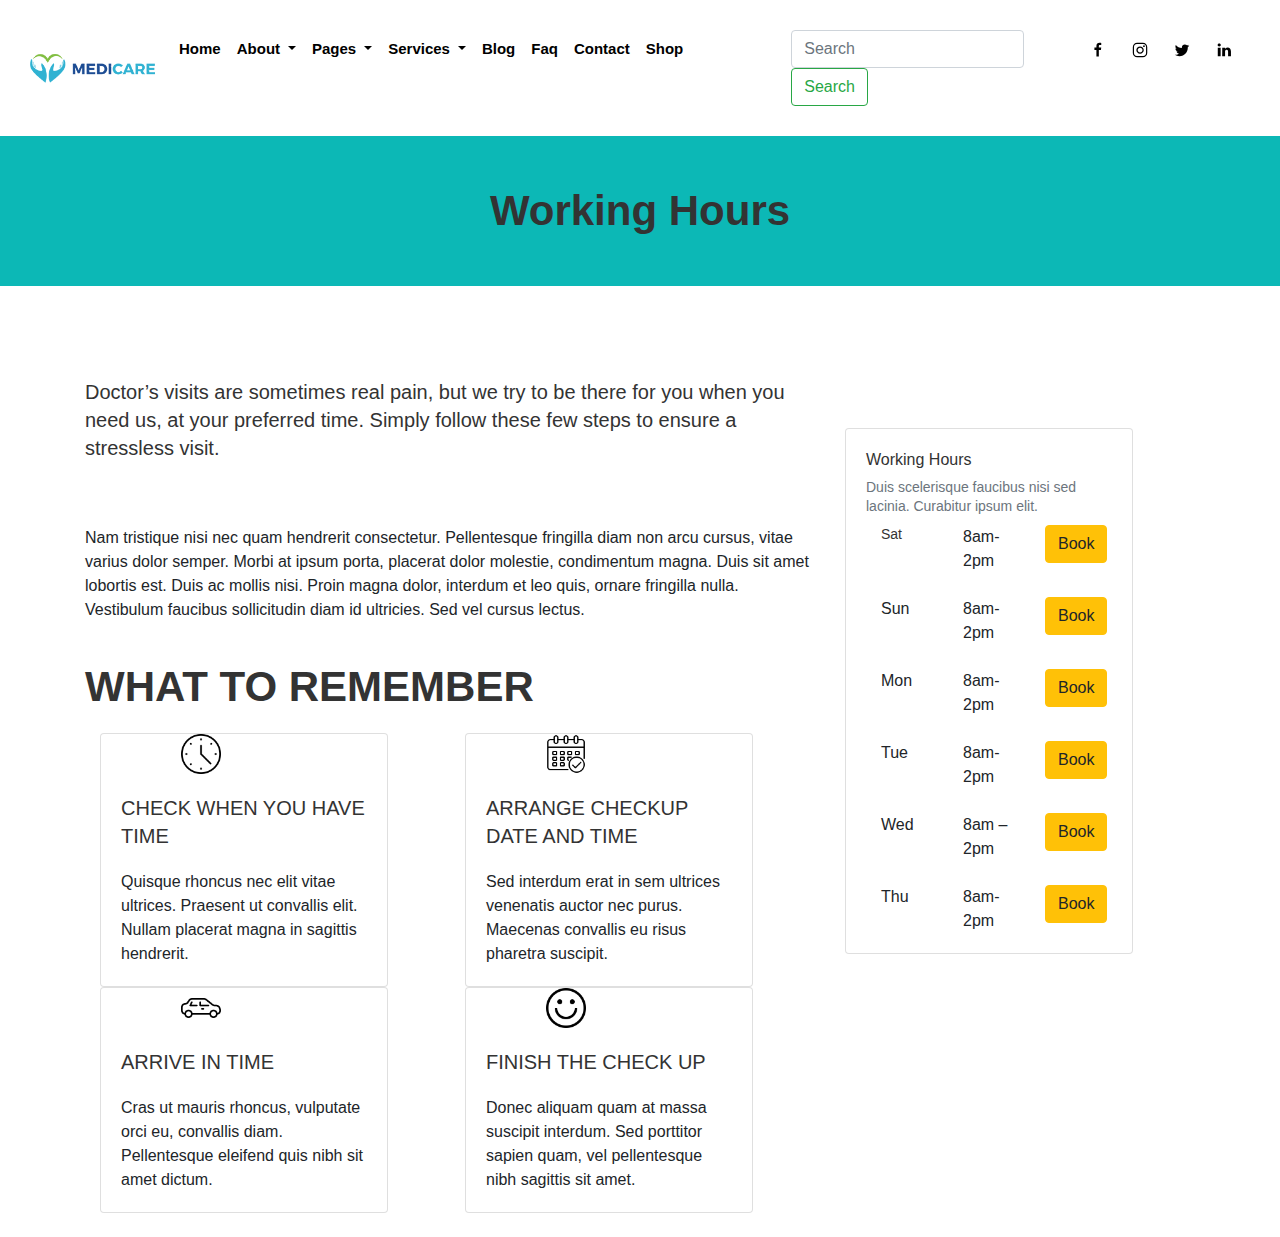
<file: work.html>
<!DOCTYPE html>
<html>
<head>
	<title>Medicare</title>
	
	

	<!--bootstrap css link-->
	<link rel="stylesheet" href="https://stackpath.bootstrapcdn.com/bootstrap/4.4.1/css/bootstrap.min.css" integrity="sha384-Vkoo8x4CGsO3+Hhxv8T/Q5PaXtkKtu6ug5TOeNV6gBiFeWPGFN9MuhOf23Q9Ifjh" crossorigin="anonymous">

	

	
<link rel="stylesheet" type="text/css" href="uikit.min.css">
<link rel="stylesheet" type="text/css" href="animate.css">
<link rel="stylesheet" type="text/css" href="style.css">
	

</head>
<body>
<!--header part-->
<header class="header">
	<!--menubar-->
	<nav class="navbar navbar-expand">
  <button class="navbar-toggler" type="button" data-toggle="collapse" data-target="#navbarSupportedContent" aria-controls="navbarSupportedContent" aria-expanded="false" aria-label="Toggle navigation">
    <span class="navbar-toggler-icon"></span>
  </button>

  <a class="navbar-brand" href="#">
  	<img src="Medicarelogo.png" class="logo">
  </a>

  <div class="collapse navbar-collapse" id="navbarSupportedContent">
    <ul class="navbar-nav mr-auto">
      <li class="nav-item">
        <a class="nav-link" href="index.html">Home</a>
      </li>
      
      
<li class="nav-item dropdown">
        <a class="nav-link dropdown-toggle" href="#" id="navbarDropdown" role="button" data-toggle="dropdown" aria-haspopup="true" aria-expanded="false">
          About
        </a>
        <div class="dropdown-menu" aria-labelledby="navbarDropdown">
          <a class="dropdown-item" href="generalinfo.html">General Information</a>
          <a class="dropdown-item" href="#">Doctor's Profile</a>
          <a class="dropdown-item" href="work.html">Working Hours</a>
          <a class="dropdown-item" href="#">Appointments</a>
          
      </li>

      <li class="nav-item dropdown">
        <a class="nav-link dropdown-toggle" href="#" id="navbarDropdown" role="button" data-toggle="dropdown" aria-haspopup="true" aria-expanded="false">
          Pages
        </a>
        <div class="dropdown-menu" aria-labelledby="navbarDropdown">
          <a class="dropdown-item" href="#">Special Offers</a>
          <a class="dropdown-item" href="#">Testimonial</a>     
      </li>
      <li class="nav-item dropdown">
        <a class="nav-link dropdown-toggle" href="#" id="navbarDropdown" role="button" data-toggle="dropdown" aria-haspopup="true" aria-expanded="false">
          Services
        </a>
        <div class="dropdown-menu" aria-labelledby="navbarDropdown">
          <a class="dropdown-item" href="#">Medical Portfolio</a>
          <a class="dropdown-item" href="#">Blood Donation</a>
          <a class="dropdown-item" href="#">Ambulance</a>
          
          
      </li>
      <li class="nav-item">
        <a class="nav-link" href="#blogs">Blog</a>
      </li>
      <li class="nav-item">
        <a class="nav-link" href="#faq">Faq</a>
      </li>
      <li class="nav-item">
        <a class="nav-link" href="#contact">Contact</a>
      </li>
      <li class="nav-item">
        <a class="nav-link" href="#shop">Shop</a>
      </li>
      <form class="form-inline my-2 my-lg-0 col2">
      <input class="form-control mr-sm-2" type="search" placeholder="Search" aria-label="Search">
      <button class="btn btn-outline-success my-2 my-sm-0" type="submit">Search</button>
    </form>
    <li class="">
        <a class="nav-link" href="#faq" ><span class="uk-margin-small-right" uk-icon="facebook"></span></a>
      </li>
      <li class="">
        <a class="nav-link" href="#faq" ><span class="uk-margin-small-right" uk-icon="instagram"></span></a>
      </li>
      <li class="">
        <a class="nav-link" href="#faq" ><span class="uk-margin-small-right" uk-icon="twitter"></span></a>
      </li>
      <li class="">
        <a class="nav-link" href="#faq" ><span class="uk-margin-small-right" uk-icon="linkedin"></span></a>
      </li>
      
    </ul>
    
  </div>
</nav>
<section>
  <h1 class="workbanner text-center">Working Hours</h1>
</section>
<br>
<br>
<br>
<section>
  
<div class="container">
  <div class="row">
    <div class="col-8">
      <h4 class="">
        Doctor’s visits are sometimes real pain, but we try to be there for you when you need us, at your preferred time. Simply follow these few steps to ensure a stressless visit.
      </h4>
      <br>
      
      <p class="">Nam tristique nisi nec quam hendrerit consectetur. Pellentesque fringilla diam non arcu cursus, vitae varius dolor semper. Morbi at ipsum porta, placerat dolor molestie, condimentum magna. Duis sit amet lobortis est. Duis ac mollis nisi. Proin magna dolor, interdum et leo quis, ornare fringilla nulla. Vestibulum faucibus sollicitudin diam id ultricies. Sed vel cursus lectus.</p>
      
      <h1 class="workbanner1">
        WHAT TO REMEMBER
      </h1>



<div class="container">
  <div class="row">
    <div class="col-6">
      <div class="card" style="width: 18rem;">
  <img class="card-img-top workicon" src="clock.png" alt="Card image cap">
  <div class="card-body">
    <h4>
CHECK WHEN YOU HAVE TIME</h4>
    <p class="card-text">Quisque rhoncus nec elit vitae ultrices. Praesent ut convallis elit. Nullam placerat magna in sagittis hendrerit.</p>
  </div>
</div>
    </div>
    <div class="col-6">
      <div class="card" style="width: 18rem;">
  <img class="card-img-top workicon" src="calendar.png" alt="Card image cap">
  <div class="card-body">
    <h4>
ARRANGE CHECKUP DATE AND TIME</h4>
    <p class="card-text">Sed interdum erat in sem ultrices venenatis auctor nec purus. Maecenas convallis eu risus pharetra suscipit.</p>
  </div>
</div>
    </div>


<div class="container">
  <div class="row">
    <div class="col-6">
      <div class="card" style="width: 18rem;">
  <img class="card-img-top workicon" src="car.png" alt="Card image cap">
  <div class="card-body">
    <h4>ARRIVE IN TIME</h4>
    <p class="card-text">Cras ut mauris rhoncus, vulputate orci eu, convallis diam. Pellentesque eleifend quis nibh sit amet dictum.</p>
  </div>
</div>
    </div>
    <div class="col-6">
    <div class="card" style="width: 18rem;">
  <img class="card-img-top workicon" src="happy.png" alt="Card image cap">
  <div class="card-body">
    <h4>FINISH THE CHECK UP</h4>
    <p class="card-text">Donec aliquam quam at massa suscipit interdum. Sed porttitor sapien quam, vel pellentesque nibh sagittis sit amet.</p>
  </div>
</div>
    </div>
    
  </div>
</div>

    
  </div>
</div>


    </div>



    <div class="col-4 workc4">
      <div class="card" style="width: 18rem;">
  <div class="card-body">
    <h5 class="card-title">Working Hours</h5>
    <h6 class="card-subtitle mb-2 text-muted">Duis scelerisque faucibus nisi sed lacinia. Curabitur ipsum elit.</h6>
    
<div class="container">
  <div class="row">
    <div class="col-4">
      <h6>Sat</h6>
    </div>
    <div class="col-4">
      8am-2pm
    </div>
    <div class="col-4">
       <button type="button" class="btn btn-warning">Book</button>
    </div>
  </div>
</div>
<br>
<div class="container">
  <div class="row">
    <div class="col-4">
      Sun
    </div>
    <div class="col-4">
      8am-2pm
    </div>
    <div class="col-4">
       <button type="button" class="btn btn-warning">Book</button>
    </div>
  </div>
</div>
<br>
<div class="container">
  <div class="row">
    <div class="col-4">
      Mon
    </div>
    <div class="col-4">
      8am-2pm
    </div>
    <div class="col-4">
       <button type="button" class="btn btn-warning">Book</button>
    </div>
  </div>
</div>
<br>
<div class="container">
  <div class="row">
    <div class="col-4">
      Tue
    </div>
    <div class="col-4">
      8am-2pm
    </div>
    <div class="col-4">
       <button type="button" class="btn btn-warning">Book</button>
    </div>
  </div>
</div>
<br>
<div class="container">
  <div class="row">
    <div class="col-4">
      Wed
    </div>
    <div class="col-4">
      8am – 2pm
    </div>
    <div class="col-4">
     <button type="button" class="btn btn-warning">Book</button>
    </div>
  </div>
</div>
<br>
<div class="container">
  <div class="row">
    <div class="col-4">
      Thu
    </div>
    <div class="col-4">
      8am-2pm
    </div>
    <div class="col-4">
       <button type="button" class="btn btn-warning">Book</button>
    </div>
  </div>
</div>

    <!--end-->
  </div>
</div>
    </div>
    
  </div>
</div>
<br>


</section>


<!--jquery link-->
<script src="jquery-3.6.0.min.js"></script>
<!--wow-->
<script src="wow.min.js"></script>
<script>
 new WOW().init();
 </script>
<!--uikit-->
<script src="uikit.min.js"></script>
<script src="uikit-icons.min.js"></script>

<script src="script.js"></script>

<!--bootstrap js link-->
<script src="https://code.jquery.com/jquery-3.4.1.slim.min.js" integrity="sha384-J6qa4849blE2+poT4WnyKhv5vZF5SrPo0iEjwBvKU7imGFAV0wwj1yYfoRSJoZ+n" crossorigin="anonymous"></script>
<script src="https://cdn.jsdelivr.net/npm/popper.js@1.16.0/dist/umd/popper.min.js" integrity="sha384-Q6E9RHvbIyZFJoft+2mJbHaEWldlvI9IOYy5n3zV9zzTtmI3UksdQRVvoxMfooAo" crossorigin="anonymous"></script>
<script src="https://stackpath.bootstrapcdn.com/bootstrap/4.4.1/js/bootstrap.min.js" integrity="sha384-wfSDF2E50Y2D1uUdj0O3uMBJnjuUD4Ih7YwaYd1iqfktj0Uod8GCExl3Og8ifwB6" crossorigin="anonymous"></script>

</body>
</html>
</file>
<file: style.css>
.nav-link:hover{
	background-color: black;
	color: white;
	border-radius: 10%;

}
.navbar{
	padding: 30px !important;
}

.col2{
	margin-left: 100px;
}
.logo{
	width: 130px;
}
.nav-link{
	font-size: 15px !important;
	font-weight: bolder;
	font-family: 'Roboto', sans-serif;
	color: black;
	
}
.general{
	background-color: #D5DBDB;
}
.banner{
	background-color: #EBDEF0 ;
	background-size: cover;
	height: 100vh;
}
.heading1{
	font-size: 20px;
	margin-top: 150px;
	margin-left: 100px;
}
.heading2{
	font-size: 60px;
	font-weight: bolder;
	color: #85929E;
}
.bannerimage{
	width: 900px;
	height: 500px;
	padding-left: 100px;
}
.aboutpageicon{
	width: 30px;
	margin-left: 80px;
}

.aboutheader{
	font-size: 30px;
	color: #1F618D;
	
}

.aboutheader1{
	font-size: 60px;
	font-weight: bolder;
	color: #1F618D;
}
.aboutfooter{
	background-color: #0cb8b6;
}
.aa{
	padding-bottom: 35px;
}
.workbanner{
	background-color: #0cb8b6;
	padding: 50px;
	font-weight: bolder;
}
.workbanner1{
	
	font-weight: bolder;
}
.workicon{
	width: 40px;
	margin-left: 80px;
}
.workc4{
	margin-top: 50px;

}
.donate{
	margin-left: 250px;

}
.donateitem{
	margin-left: 40px;
	color: white;

}
.donor{
	border:2px solid black;
	border-radius: 5%;
}
.headerambulance{

	background-image: url("ambulance-banner.jpg");
background-size: cover;
height: 100vh;
	background-repeat: no-repeat;
}
.ambulanceheading{
	padding-top: 150px;
	padding-right: 750px;

}
.ambulanceheading1{
	
	padding-right: 650px;
	font-size: 65px;
	font-weight: bolder;

}
.a1{
	background-color: yellow;
	padding: 30px;
}

.a3{
width: 40px;

}
.callambulance{
background-color: gray;
background-repeat: no-repeat;



}
.ambulancecall{
	padding-left: 50px;
	padding-top: 50px;
}
.call1{
	color: black;
	font-size: 50px;
	margin-left: 120px;
	
}
.contact{
	background-color: #AED6F1;
	border:2px solid #AED6F1;
	border-radius: 5%;
}
.c1{
	font-size: 20px;
}
.blog{
	background-color: #AED6F1;
	margin-right: 100px;
	margin-left: 100px;
}
.blogh{
	font-size: 70px;
	font-weight: bolder;
}
.aaa{
margin-left: 30px;
}

.appointment{
	background-color: linear-gradient(to right, rgba(130,190,66,1) 0%,rgba(48,178,210,1) 50%,rgba(28,76,147,1) 100%);
	background-image: linear-gradient(to right, rgb(130, 190, 66) 0%, rgb(48, 178, 210) 50%, rgb(28, 76, 147) 100%);
	padding: 90px;
}
.appointment1{

	margin-left: 250px;
	margin-right: 250px;
}
.appointment2{
	font-size: 80px;
	font-weight: bolder;
}
.alarm{
	width: 30px;
	margin-left: 50px;
}

.ap{
	margin-top: 200px;
}
.app2{
background-color: #C5D6E1 ;
}
.pp{
	margin-left: 800px;
}

.m1{
	background-image: url("blurdoctor.jpg");
	padding: 100px;
	background-repeat: no-repeat;
	height: 120vh;
	background-size: cover;
}
.min{
	color: ;
	font-size: 50px;
	font-weight: bolder;
}
.min1{
	font-size: 20px;
}
.as{
	
	opacity: 0.5;
	background-color: #D6DBDF;
	margin-bottom: 20px;
}
.as1{
	width: 150px;
	border-radius: 50%;
	margin-left: 50px;
}
.n1{
	color: red;
}
.n2{
	font-size: 50px;
	font-weight: bolder;
}
.n4{
	background-color: #D6DBDF ;
}
.a7{
	background-color: #F5B7B1;
}
.look{
	background-color: linear-gradient(to right, rgba(130,190,66,1) 0%,rgba(48,178,210,1) 50%,rgba(28,76,147,1) 100%);
	background-image: linear-gradient(to right, rgb(130, 190, 66) 0%, rgb(48, 178, 210) 50%, rgb(28, 76, 147) 100%);
	padding: 40px;
}
.bb1{
	margin-left: 200px;
	padding: 7px;
}
.a1{
	background-color: red;
}
.cc3{
	background-color: linear-gradient(to right, rgba(130,190,66,1) 0%,rgba(48,178,210,1) 50%,rgba(28,76,147,1) 100%);
	background-image: linear-gradient(to right, rgb(130, 190, 66) 0%, rgb(48, 178, 210) 50%, rgb(28, 76, 147) 100%);
	padding: 40px;
}
.testimonial{
	background-color: red;
	padding: 50px;
}
.img1{
	border-radius: 50%;
	width: 190px;

}
.cc2{
	background-color: red;


}
.s1{
	font-weight: bolder;
	font-size: 70px;
}
</file>
